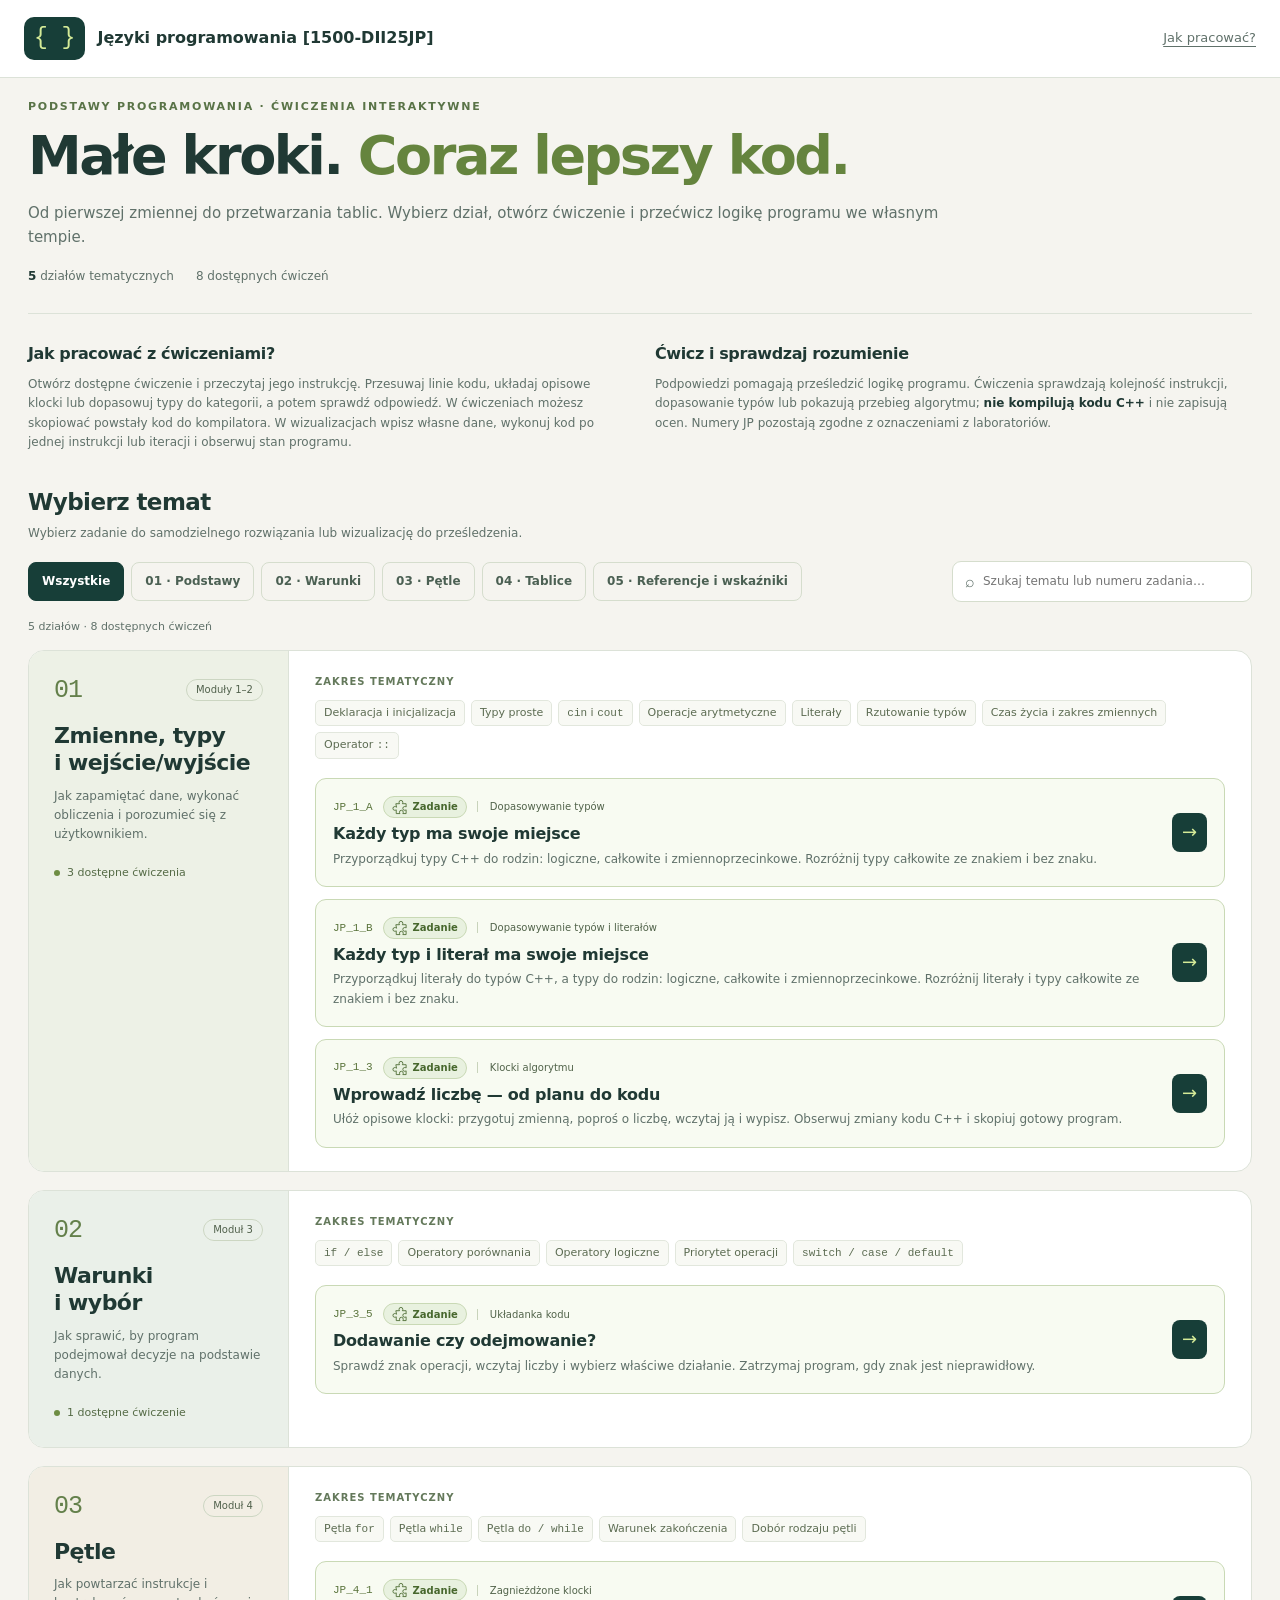
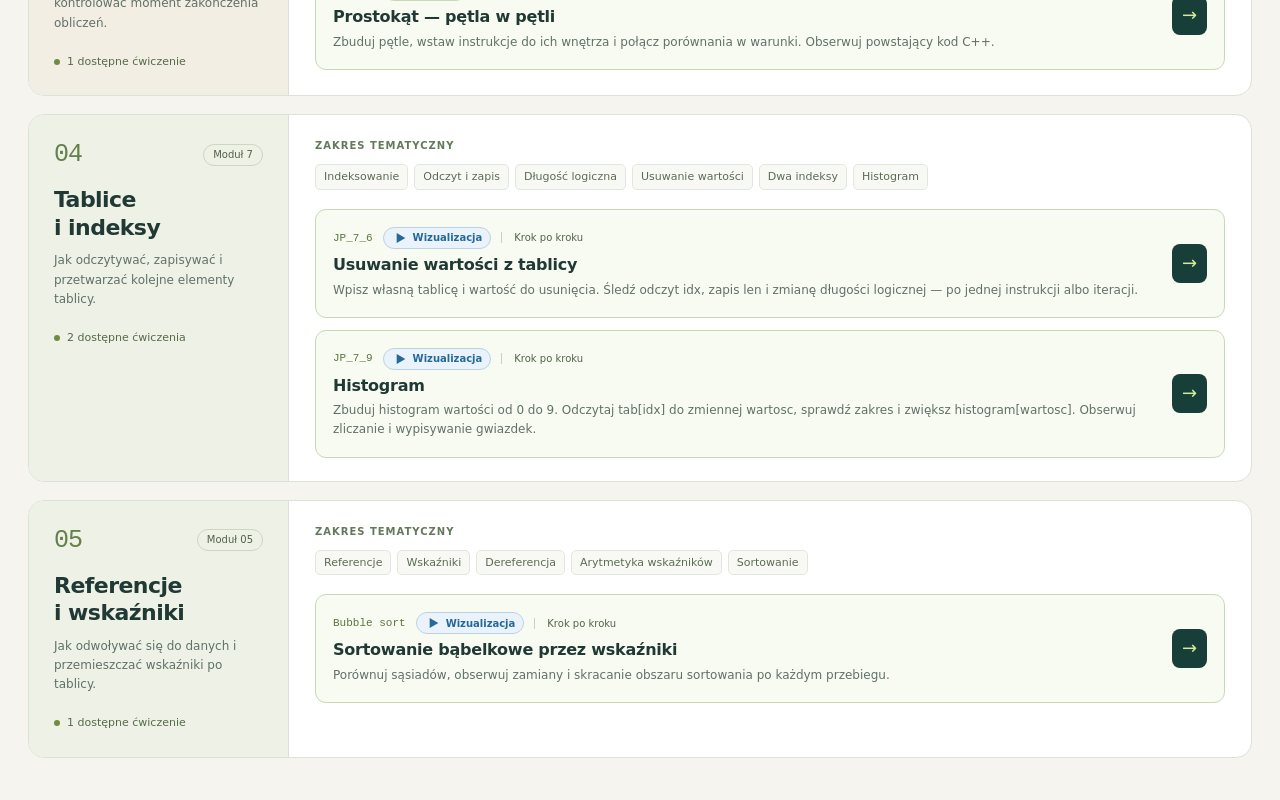
<file: index.html>
<!doctype html>
<html lang="pl">
<head>
  <meta charset="utf-8">
  <meta name="viewport" content="width=device-width, initial-scale=1">
  <meta name="theme-color" content="#173e38">
  <meta name="description" content="Języki programowania [1500-DII25JP] — ćwiczenia interaktywne: zmienne, typy, warunki, pętle i tablice.">
  <title>Języki programowania [1500-DII25JP] · Lista ćwiczeń</title>
  <link rel="stylesheet" href="wspolne/css/baza.css">
  <link rel="stylesheet" href="wspolne/css/katalog.css">
  <link rel="stylesheet" href="wspolne/css/pracownia.css">
  <link rel="stylesheet" href="styl.css">
</head>
<body class="catalog-page">
  <a class="skip" href="#katalog">Przejdź do ćwiczeń</a>
  <header><a class="brand" href="index.html" aria-label="Języki programowania [1500-DII25JP] — strona główna"><span class="logo" aria-hidden="true">{ }</span><span>Języki programowania [1500-DII25JP]</span></a><a class="help-link" href="#jak-pracowac">Jak pracować?</a></header>
  <main>
    <section class="hero" aria-labelledby="title">
      <div class="eyebrow">Podstawy programowania · ćwiczenia interaktywne</div>
      <h1 id="title">Małe kroki. <span>Coraz lepszy kod.</span></h1>
      <div class="hero-content"><div><p>Od pierwszej zmiennej do przetwarzania tablic. Wybierz dział, otwórz ćwiczenie i przećwicz logikę programu we własnym tempie.</p><div class="hero-meta"><span><strong>5</strong> działów tematycznych</span><span id="total-count"><strong>8</strong> dostępnych ćwiczeń</span></div></div></div>
    </section>
    <section class="guide" id="jak-pracowac" aria-label="Informacje o ćwiczeniach"><div><h2>Jak pracować z ćwiczeniami?</h2><p>Otwórz dostępne ćwiczenie i przeczytaj jego instrukcję. Przesuwaj linie kodu, układaj opisowe klocki lub dopasowuj typy do kategorii, a potem sprawdź odpowiedź. W ćwiczeniach możesz skopiować powstały kod do kompilatora. W wizualizacjach wpisz własne dane, wykonuj kod po jednej instrukcji lub iteracji i obserwuj stan programu.</p></div><div><h2>Ćwicz i sprawdzaj rozumienie</h2><p>Podpowiedzi pomagają prześledzić logikę programu. Ćwiczenia sprawdzają kolejność instrukcji, dopasowanie typów lub pokazują przebieg algorytmu; <strong>nie kompilują kodu C++</strong> i nie zapisują ocen. Numery JP pozostają zgodne z oznaczeniami z laboratoriów.</p></div></section>
    <section id="katalog" aria-labelledby="catalog-title">
      <div class="catalog-heading"><div><h2 id="catalog-title">Wybierz temat</h2><p>Wybierz zadanie do samodzielnego rozwiązania lub wizualizację do prześledzenia.</p></div></div>
      <div class="catalog-tools" id="catalog-tools" hidden>
        <div class="filters" role="group" aria-label="Filtruj działy"><button type="button" class="filter" data-filter="all" aria-pressed="true">Wszystkie</button><button type="button" class="filter" data-filter="01_podstawy" aria-pressed="false">01 · Podstawy</button><button type="button" class="filter" data-filter="02_warunki" aria-pressed="false">02 · Warunki</button><button type="button" class="filter" data-filter="03_petle" aria-pressed="false">03 · Pętle</button><button type="button" class="filter" data-filter="04_tablice" aria-pressed="false">04 · Tablice</button><button type="button" class="filter" data-filter="05_wskazniki" aria-pressed="false">05 · Referencje i wskaźniki</button></div>
        <label class="search-box"><span aria-hidden="true">⌕</span><span class="sr-only">Szukaj działu, tematu lub ćwiczenia</span><input type="search" id="search" placeholder="Szukaj tematu lub numeru zadania…" autocomplete="off" aria-controls="module-list"></label>
      </div>
      <p class="results" id="results" role="status" aria-live="polite" aria-atomic="true">5 działów · 8 dostępnych ćwiczeń</p>
      <div id="module-list">
        <article class="module" id="01_podstawy" aria-labelledby="basics-title">
          <div class="module-intro"><div class="module-topline"><span class="module-number">01</span><span class="original-module">Moduły 1–2</span></div><h3 id="basics-title">Zmienne, typy<br> i wejście/wyjście</h3><p>Jak zapamiętać dane, wykonać obliczenia i porozumieć się z użytkownikiem.</p><div class="availability"><span data-module-count>2 dostępne ćwiczenia</span></div></div>
          <div class="module-content"><p class="topic-label">Zakres tematyczny</p><ul class="topics"><li>Deklaracja i inicjalizacja</li><li>Typy proste</li><li><code>cin</code> i <code>cout</code></li><li>Operacje arytmetyczne</li><li>Literały</li><li>Rzutowanie typów</li><li>Czas życia i zakres zmiennych</li><li>Operator <code>::</code></li></ul>
          <a class="exercise" data-activity="task" href="JP_1_A/index.html" data-search="JP_1_A typy bool short int long signed unsigned float double logiczne całkowite zmiennoprzecinkowe dopasowywanie"><div><div class="exercise-code"><span class="exercise-id">JP_1_A</span><span class="activity-kind task"><img class="activity-icon" src="wspolne/ikony/zadanie.svg" alt="" aria-hidden="true" width="16" height="16"><span>Zadanie</span></span><span class="kind">Dopasowywanie typów</span></div><h4>Każdy typ ma swoje miejsce</h4><p>Przyporządkuj typy C++ do rodzin: logiczne, całkowite i zmiennoprzecinkowe. Rozróżnij typy całkowite ze znakiem i bez znaku.</p></div><span class="arrow" aria-hidden="true">→</span></a>
          <a class="exercise" data-activity="task" href="JP_1_B/index.html" data-search="JP_1_B literał literały typy bool short int long signed unsigned float double logiczne całkowite zmiennoprzecinkowe dopasowywanie"><div><div class="exercise-code"><span class="exercise-id">JP_1_B</span><span class="activity-kind task"><img class="activity-icon" src="wspolne/ikony/zadanie.svg" alt="" aria-hidden="true" width="16" height="16"><span>Zadanie</span></span><span class="kind">Dopasowywanie typów i literałów</span></div><h4>Każdy typ i literał ma swoje miejsce</h4><p>Przyporządkuj literały do typów C++, a typy do rodzin: logiczne, całkowite i zmiennoprzecinkowe. Rozróżnij literały i typy całkowite ze znakiem i bez znaku.</p></div><span class="arrow" aria-hidden="true">→</span></a>
          <a class="exercise" data-activity="task" href="JP_1_3/index.html" data-search="JP_1_3 zmienna deklaracja double liczba cin cout wejście wyjście klocki algorytm magnesy"><div><div class="exercise-code"><span class="exercise-id">JP_1_3</span><span class="activity-kind task"><img class="activity-icon" src="wspolne/ikony/zadanie.svg" alt="" aria-hidden="true" width="16" height="16"><span>Zadanie</span></span><span class="kind">Klocki algorytmu</span></div><h4>Wprowadź liczbę — od planu do kodu</h4><p>Ułóż opisowe klocki: przygotuj zmienną, poproś o liczbę, wczytaj ją i wypisz. Obserwuj zmiany kodu C++ i skopiuj gotowy program.</p></div><span class="arrow" aria-hidden="true">→</span></a>
          <p class="empty-module" data-empty-search hidden>Temat należy do tego działu, ale nie ma jeszcze pasujących ćwiczeń.</p></div>
        </article>
        <article class="module" id="02_warunki" aria-labelledby="conditions-title">
          <div class="module-intro"><div class="module-topline"><span class="module-number">02</span><span class="original-module">Moduł 3</span></div><h3 id="conditions-title">Warunki<br> i wybór</h3><p>Jak sprawić, by program podejmował decyzje na podstawie danych.</p><div class="availability"><span data-module-count>1 dostępne ćwiczenie</span></div></div>
          <div class="module-content"><p class="topic-label">Zakres tematyczny</p><ul class="topics"><li><code>if / else</code></li><li>Operatory porównania</li><li>Operatory logiczne</li><li>Priorytet operacji</li><li><code>switch / case / default</code></li></ul>
            <a class="exercise" data-activity="task" href="JP_3_5/index.html" data-search="JP_3_5 dodawanie odejmowanie walidacja znak char double cin cout if else operatory logiczne porównania"><div><div class="exercise-code"><span class="exercise-id">JP_3_5</span><span class="activity-kind task"><img class="activity-icon" src="wspolne/ikony/zadanie.svg" alt="" aria-hidden="true" width="16" height="16"><span>Zadanie</span></span><span class="kind">Układanka kodu</span></div><h4>Dodawanie czy odejmowanie?</h4><p>Sprawdź znak operacji, wczytaj liczby i wybierz właściwe działanie. Zatrzymaj program, gdy znak jest nieprawidłowy.</p></div><span class="arrow" aria-hidden="true">→</span></a>
            <p class="empty-module" data-empty-search hidden>Temat należy do tego działu, ale nie ma jeszcze pasujących ćwiczeń.</p>
          </div>
        </article>
        <article class="module" id="03_petle" aria-labelledby="loops-title">
          <div class="module-intro"><div class="module-topline"><span class="module-number">03</span><span class="original-module">Moduł 4</span></div><h3 id="loops-title">Pętle</h3><p>Jak powtarzać instrukcje i kontrolować moment zakończenia obliczeń.</p><div class="availability"><span data-module-count>1 dostępne ćwiczenie</span></div></div>
          <div class="module-content"><p class="topic-label">Zakres tematyczny</p><ul class="topics"><li>Pętla <code>for</code></li><li>Pętla <code>while</code></li><li>Pętla <code>do / while</code></li><li>Warunek zakończenia</li><li>Dobór rodzaju pętli</li></ul><a class="exercise" data-activity="task" href="JP_4_1/index.html" data-search="JP_4_1 prostokąt pętle zagnieżdżenia for warunki if else logiczne klocki I LUB"><div><div class="exercise-code"><span class="exercise-id">JP_4_1</span><span class="activity-kind task"><img class="activity-icon" src="wspolne/ikony/zadanie.svg" alt="" aria-hidden="true" width="16" height="16"><span>Zadanie</span></span><span class="kind">Zagnieżdżone klocki</span></div><h4>Prostokąt — pętla w pętli</h4><p>Zbuduj pętle, wstaw instrukcje do ich wnętrza i połącz porównania w warunki. Obserwuj powstający kod C++.</p></div><span class="arrow" aria-hidden="true">→</span></a><p class="empty-module" data-empty-search hidden>Temat należy do tego działu, ale nie ma jeszcze pasujących ćwiczeń.</p></div>
        </article>
        <article class="module" id="04_tablice" aria-labelledby="arrays-title">
          <div class="module-intro"><div class="module-topline"><span class="module-number">04</span><span class="original-module">Moduł 7</span></div><h3 id="arrays-title">Tablice<br> i indeksy</h3><p>Jak odczytywać, zapisywać i przetwarzać kolejne elementy tablicy.</p><div class="availability"><span data-module-count>2 dostępne ćwiczenia</span></div></div>
          <div class="module-content"><p class="topic-label">Zakres tematyczny</p><ul class="topics"><li>Indeksowanie</li><li>Odczyt i zapis</li><li>Długość logiczna</li><li>Usuwanie wartości</li><li>Dwa indeksy</li><li>Histogram</li></ul><a class="exercise" data-activity="visualization" href="JP_7_6/index.html" data-search="JP_7_6 tablica tablice idx len nval xval usuwanie wartości kompaktowanie dwa indeksy animacja wizualizacja debugger"><div><div class="exercise-code"><span class="exercise-id">JP_7_6</span><span class="activity-kind visualization"><img class="activity-icon" src="wspolne/ikony/wizualizacja.svg" alt="" aria-hidden="true" width="16" height="16"><span>Wizualizacja</span></span><span class="kind">Krok po kroku</span></div><h4>Usuwanie wartości z tablicy</h4><p>Wpisz własną tablicę i wartość do usunięcia. Śledź odczyt idx, zapis len i zmianę długości logicznej — po jednej instrukcji albo iteracji.</p></div><span class="arrow" aria-hidden="true">→</span></a><a class="exercise" data-activity="visualization" href="JP_7_9/index.html" data-search="JP_7_9 histogram tablica wartosc indeks zliczanie cyfry gwiazdki zakres walidacja animacja"><div><div class="exercise-code"><span class="exercise-id">JP_7_9</span><span class="activity-kind visualization"><img class="activity-icon" src="wspolne/ikony/wizualizacja.svg" alt="" aria-hidden="true" width="16" height="16"><span>Wizualizacja</span></span><span class="kind">Krok po kroku</span></div><h4>Histogram</h4><p>Zbuduj histogram wartości od 0 do 9. Odczytaj tab[idx] do zmiennej wartosc, sprawdź zakres i zwiększ histogram[wartosc]. Obserwuj zliczanie i wypisywanie gwiazdek.</p></div><span class="arrow" aria-hidden="true">→</span></a><p class="empty-module" data-empty-search hidden>Temat należy do tego działu, ale nie ma jeszcze pasujących ćwiczeń.</p></div>
        </article>
        <article class="module" id="05_wskazniki" aria-labelledby="pointers-title">
          <div class="module-intro"><div class="module-topline"><span class="module-number">05</span><span class="original-module">Moduł 05</span></div><h3 id="pointers-title">Referencje<br> i wskaźniki</h3><p>Jak odwoływać się do danych i przemieszczać wskaźniki po tablicy.</p><div class="availability"><span data-module-count>1 dostępne ćwiczenie</span></div></div>
          <div class="module-content"><p class="topic-label">Zakres tematyczny</p><ul class="topics"><li>Referencje</li><li>Wskaźniki</li><li>Dereferencja</li><li>Arytmetyka wskaźników</li><li>Sortowanie</li></ul>
          <a class="exercise" data-activity="visualization" href="JP_05_bubble/index.html" data-search="bubble sort sortowanie bąbelkowe wskaźniki first last ptr swapped arytmetyka"><div><div class="exercise-code"><span class="exercise-id">Bubble sort</span><span class="activity-kind visualization"><img class="activity-icon" src="wspolne/ikony/wizualizacja.svg" alt="" aria-hidden="true" width="16" height="16"><span>Wizualizacja</span></span><span class="kind">Krok po kroku</span></div><h4>Sortowanie bąbelkowe przez wskaźniki</h4><p>Porównuj sąsiadów, obserwuj zamiany i skracanie obszaru sortowania po każdym przebiegu.</p></div><span class="arrow" aria-hidden="true">→</span></a>
          <p class="empty-module" data-empty-search hidden>Temat należy do tego działu, ale nie ma jeszcze pasujących ćwiczeń.</p></div>
        </article>
      </div>
      <div class="no-results" id="no-results" hidden><h3>Brak pasujących wyników</h3><p>Zmień wyszukiwane hasło lub wybierz inny dział.</p><button type="button" class="clear" id="clear-filters">Pokaż wszystkie działy</button></div>
    </section>
  </main>
  <script src="wspolne/silniki/katalog.js"></script>
</body>
</html>
</file>
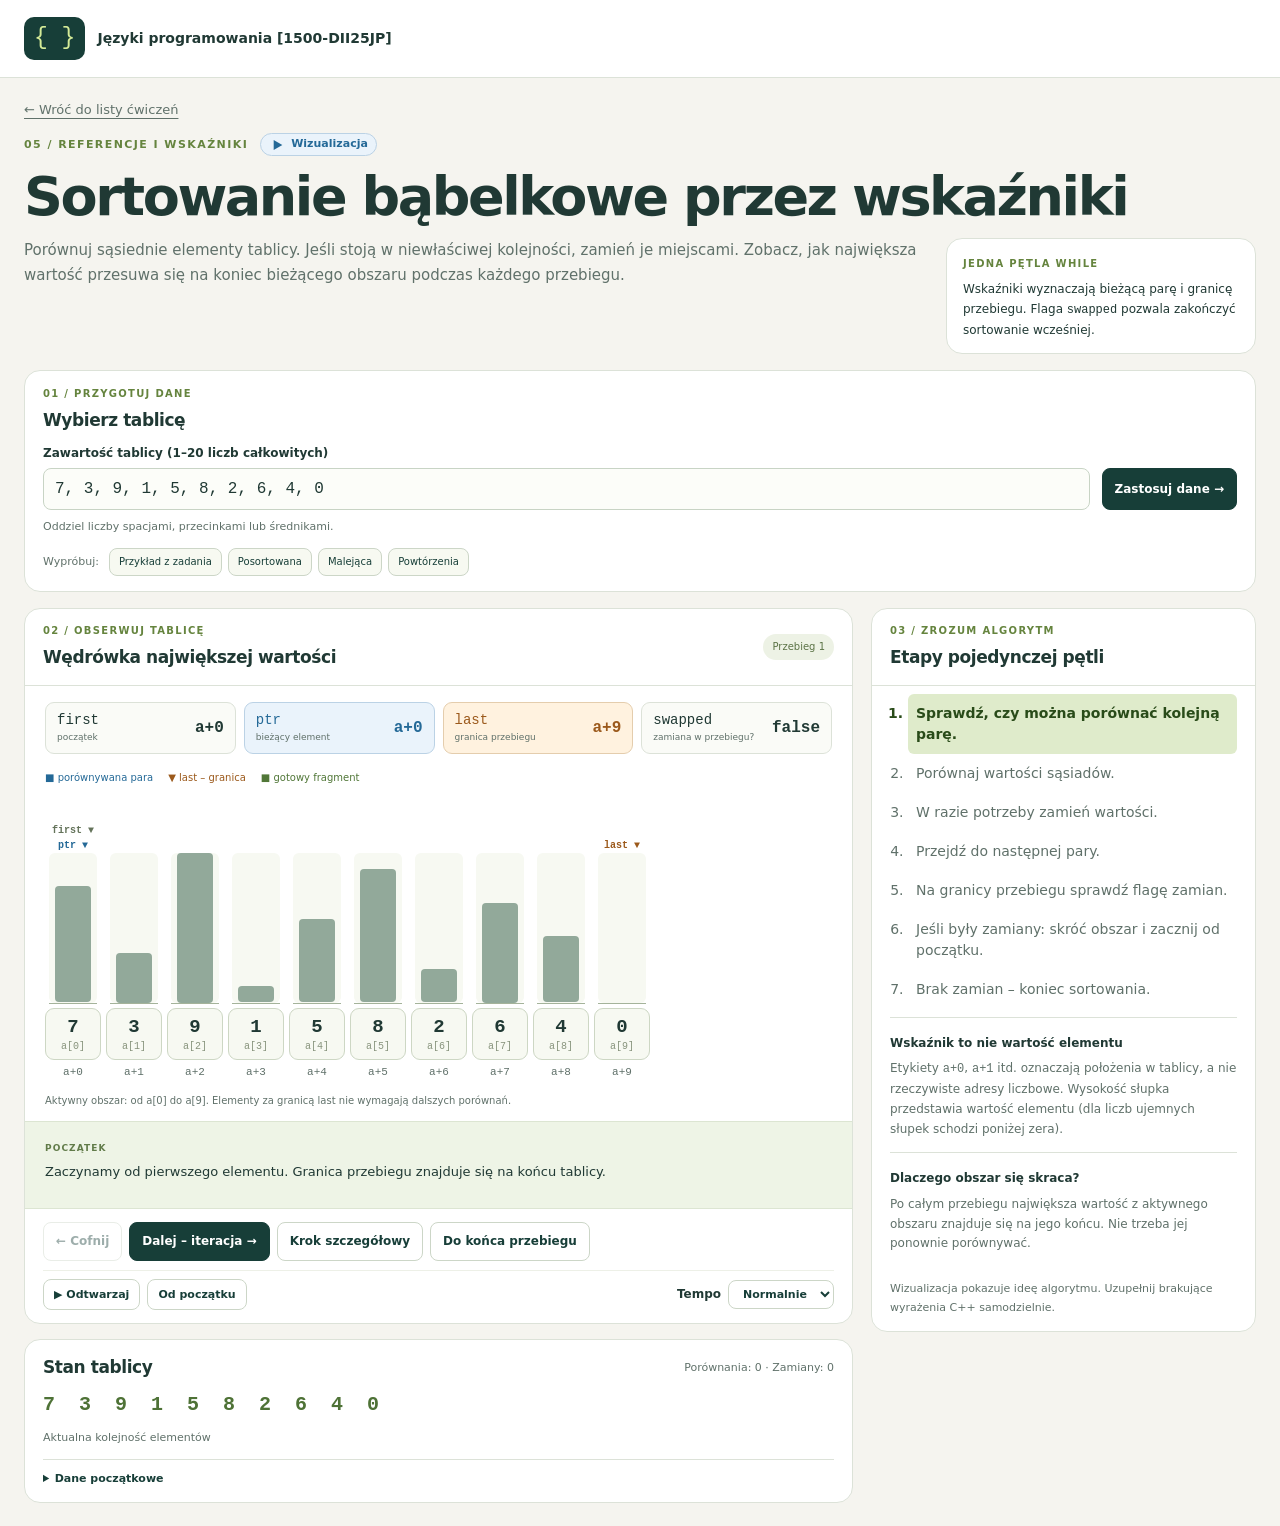
<file: JP_05_bubble/index.html>
<!doctype html>
<html lang="pl">
<head>
  <meta charset="utf-8"><meta name="viewport" content="width=device-width,initial-scale=1">
  <title>Sortowanie bąbelkowe przez wskaźniki</title>
  <link rel="stylesheet" href="../wspolne/css/baza.css">
  <link rel="stylesheet" href="../wspolne/css/wizualizacja.css">
  <link rel="stylesheet" href="../wspolne/css/pracownia.css">
  <link rel="stylesheet" href="styl.css">
  <script defer src="../wspolne/silniki/odtwarzacz/sterowanie.js"></script>
  <script defer src="zadanie.js"></script>
</head>
<body class="visualization-page">
  <header><div class="brand"><span class="logo" aria-hidden="true">{ }</span> Języki programowania [1500-DII25JP]</div></header>
  <main>
    <a class="back-link" href="../index.html#05_wskazniki">← Wróć do listy ćwiczeń</a>
    <section class="hero">
      <div class="task-meta"><p class="eyebrow">05 / REFERENCJE I WSKAŹNIKI</p><span class="activity-kind visualization"><img class="activity-icon" src="../wspolne/ikony/wizualizacja.svg" alt="" width="16" height="16"> Wizualizacja</span></div>
      <h1>Sortowanie bąbelkowe przez wskaźniki</h1>
      <div class="hero-summary"><p class="intro">Porównuj sąsiednie elementy tablicy. Jeśli stoją w niewłaściwej kolejności, zamień je miejscami. Zobacz, jak największa wartość przesuwa się na koniec bieżącego obszaru podczas każdego przebiegu.</p><aside class="key-idea"><span class="eyebrow">JEDNA PĘTLA WHILE</span><p>Wskaźniki wyznaczają bieżącą parę i granicę przebiegu. Flaga <code>swapped</code> pozwala zakończyć sortowanie wcześniej.</p></aside></div>
    </section>
    <section class="setup panel"><div class="setup-heading"><div><p class="eyebrow">01 / PRZYGOTUJ DANE</p><h2>Wybierz tablicę</h2></div></div>
      <form id="data-form"><div class="field values-field"><label for="values">Zawartość tablicy (1–20 liczb całkowitych)</label><input id="values" value="7, 3, 9, 1, 5, 8, 2, 6, 4, 0" spellcheck="false"></div><button class="primary" type="submit">Zastosuj dane →</button></form>
      <p id="input-error" class="input-error" role="alert" hidden></p><p class="subtle" id="input-help">Oddziel liczby spacjami, przecinkami lub średnikami.</p>
      <div class="presets"><span class="subtle">Wypróbuj:</span><div class="preset-buttons"><button class="preset" data-values="7, 3, 9, 1, 5, 8, 2, 6, 4, 0">Przykład z zadania</button><button class="preset" data-values="1, 2, 3, 4, 5">Posortowana</button><button class="preset" data-values="5, 4, 3, 2, 1">Malejąca</button><button class="preset" data-values="2, 1, 2, 1, 2">Powtórzenia</button></div></div>
    </section>
    <section class="workshop"><div class="visual-column"><section class="panel animation">
      <div class="panel-heading"><div><p class="eyebrow">02 / OBSERWUJ TABLICĘ</p><h2>Wędrówka największej wartości</h2></div><span class="pill" id="pass"></span></div>
      <div class="variables"><div class="variable"><span>first<small>początek</small></span><strong id="first"></strong></div><div class="variable read-var"><span>ptr<small>bieżący element</small></span><strong id="ptr"></strong></div><div class="variable write-var"><span>last<small>granica przebiegu</small></span><strong id="last"></strong></div><div class="variable"><span>swapped<small>zamiana w przebiegu?</small></span><strong id="swapped"></strong></div></div>
      <div class="legend"><span class="read-text">■ porównywana para</span><span class="write-text">▼ last – granica</span><span class="result-text">■ gotowy fragment</span></div>
      <div class="array-scroll" tabindex="0" role="region" aria-label="Tablica i położenia wskaźników"><div class="array-track" id="array-track"></div></div>
      <p class="region-note" id="region"></p>
      <div class="narration" role="status" aria-live="polite"><span class="phase" id="phase"></span><p id="message"></p></div>
      <div class="controls"><div class="step-buttons"><button id="back-step">← Cofnij</button><button id="next" class="primary">Dalej – iteracja →</button><button id="instruction">Krok szczegółowy</button><button id="next-pass">Do końca przebiegu</button></div><div class="play-buttons"><button id="play">▶ Odtwarzaj</button><button id="restart">Od początku</button><label for="speed">Tempo</label><select id="speed"><option value="900">Wolno</option><option value="450" selected>Normalnie</option><option value="150">Szybko</option></select></div></div>
    </section><section class="panel result-panel"><div class="result-heading"><h2>Stan tablicy</h2><span class="subtle" id="stats"></span></div><output class="result-values" id="result"></output><p class="subtle" id="result-note"></p><details class="original"><summary>Dane początkowe</summary><p id="original"></p></details></section></div>
    <aside class="panel code-panel"><div class="panel-heading"><div><p class="eyebrow">03 / ZROZUM ALGORYTM</p><h2>Etapy pojedynczej pętli</h2></div></div><ol id="stages" class="stages"><li data-phase="ready">Sprawdź, czy można porównać kolejną parę.</li><li data-phase="compare">Porównaj wartości sąsiadów.</li><li data-phase="decision">W razie potrzeby zamień wartości.</li><li data-phase="advance">Przejdź do następnej pary.</li><li data-phase="end">Na granicy przebiegu sprawdź flagę zamian.</li><li data-phase="reset">Jeśli były zamiany: skróć obszar i zacznij od początku.</li><li data-phase="done">Brak zamian – koniec sortowania.</li></ol><div class="iteration-facts"><strong>Wskaźnik to nie wartość elementu</strong><p>Etykiety <code>a+0</code>, <code>a+1</code> itd. oznaczają położenia w tablicy, a nie rzeczywiste adresy liczbowe. Wysokość słupka przedstawia wartość elementu (dla liczb ujemnych słupek schodzi poniżej zera).</p></div><div class="iteration-facts"><strong>Dlaczego obszar się skraca?</strong><p>Po całym przebiegu największa wartość z aktywnego obszaru znajduje się na jego końcu. Nie trzeba jej ponownie porównywać.</p></div><p class="code-help">Wizualizacja pokazuje ideę algorytmu. Uzupełnij brakujące wyrażenia C++ samodzielnie.</p></aside></section>
  </main>
  <noscript>Włącz JavaScript, aby uruchomić wizualizację.</noscript>
</body>
</html>
</file>
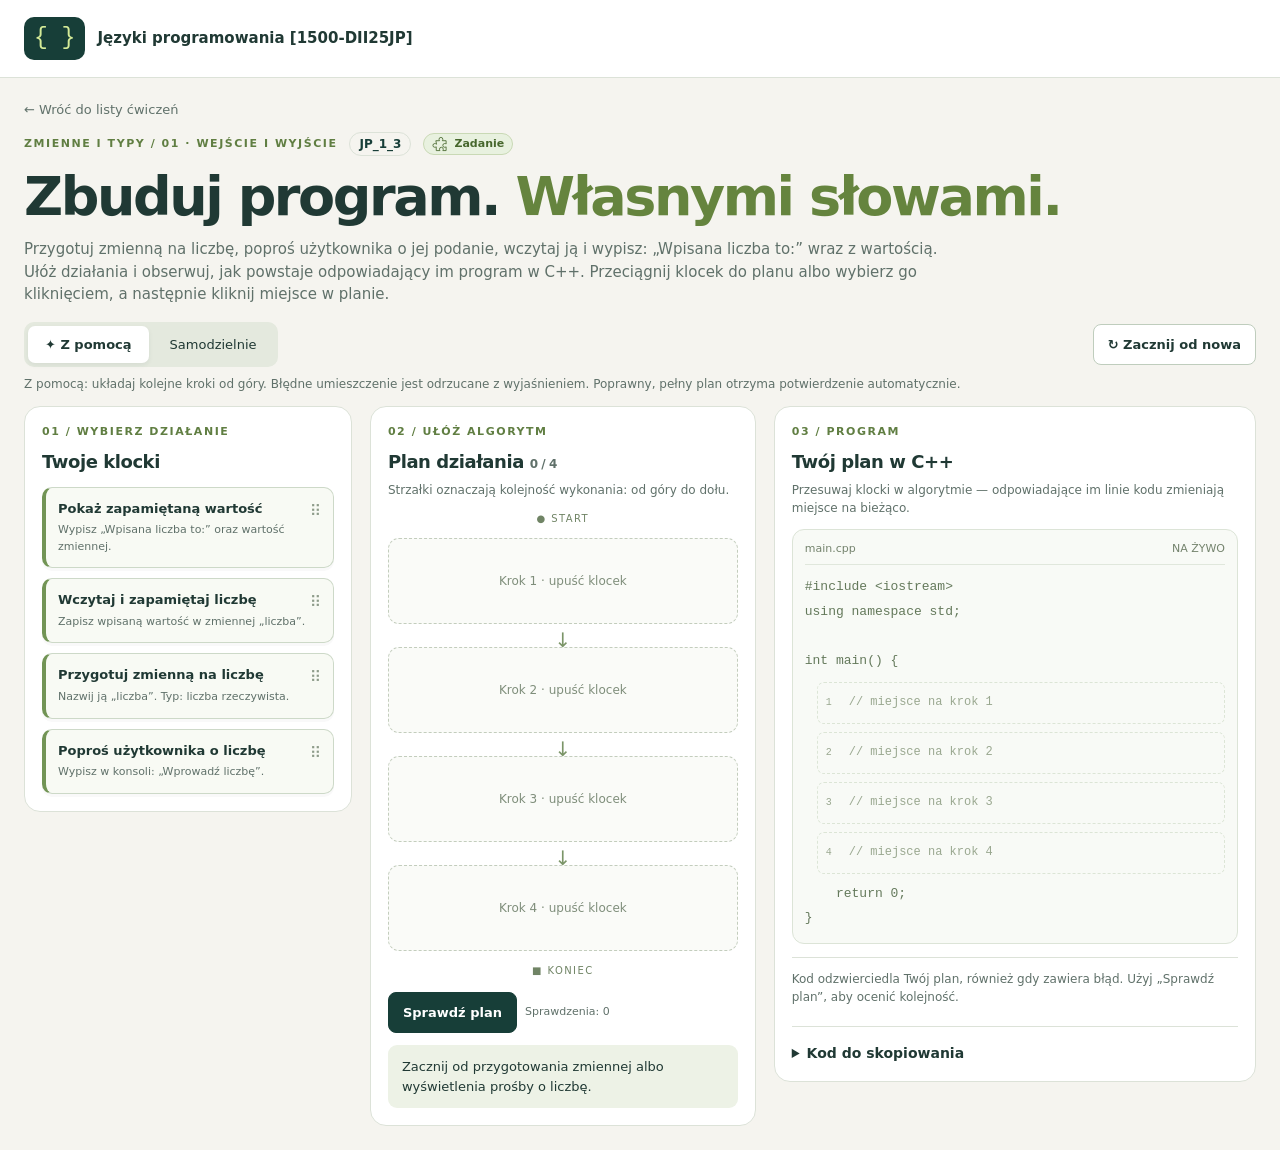
<file: JP_1_3/index.html>
<!doctype html>
<html lang="pl">
<head>
<meta charset="utf-8">
<meta name="viewport" content="width=device-width,initial-scale=1">
<title>JP_1_3 · Wejście i wyjście</title>
  <link rel="stylesheet" href="../wspolne/css/baza.css">
  <link rel="stylesheet" href="../wspolne/css/klocki-liniowe.css">
  <link rel="stylesheet" href="../wspolne/css/pracownia.css">
  <link rel="stylesheet" href="styl.css">
</head>
<body>
<header>
<div class="brand">
<span class="logo">{ }</span> Języki programowania [1500-DII25JP]</div>
</header>
<main>
<a id="backLink" class="back-link" href="../index.html#01_podstawy">← Wróć do listy ćwiczeń</a>
<div class="task-meta"><div class="eyebrow" id="taskEyebrow"></div><span id="taskBadge" class="badge"></span><span class="activity-kind task"><img class="activity-icon" src="../wspolne/ikony/zadanie.svg" alt="" aria-hidden="true" width="16" height="16"><span>Zadanie</span></span></div>
<h1>
<span id="taskHeading">
</span>
<em id="taskAccent">
</em>
</h1>
<p class="intro" id="taskDescription">
</p>
<div class="toolbar">
<div class="modes" role="group" aria-label="Sposób sprawdzania">
<button id="magnet" aria-pressed="true">✦ Z pomocą</button>
<button id="free" aria-pressed="false">Samodzielnie</button>
</div>
<button class="btn" id="reset">↻ Zacznij od nowa</button>
</div>
<p class="mode-note" id="modeNote"></p>
<p id="placement-feedback" class="placement-feedback" role="status" aria-live="polite" aria-atomic="true" hidden></p>
<div class="workspace">
<section class="panel">
<div class="eyebrow">01 / WYBIERZ DZIAŁANIE</div>
<h2>Twoje klocki</h2>
<div class="bank" id="bank">
</div>
</section>
<section class="panel">
<div class="eyebrow">02 / UŁÓŻ ALGORYTM</div>
<h2>Plan działania <span id="count" class="tag">
</span>
</h2>
<p class="help">Strzałki oznaczają kolejność wykonania: od góry do dołu.</p>
<div class="flowcap">● START</div>
<div id="slots">
</div>
<div class="flowcap end">■ KONIEC</div>
<div class="actions">
<button class="btn primary" id="check">Sprawdź plan</button>
<span id="check-success" class="check-success" aria-hidden="true" hidden>✓</span>
<span id="attempts" class="attempts">Sprawdzenia: 0</span>
</div>
<div id="status" class="status" role="status" aria-live="polite">Wczytywanie zadania…</div>
</section>
<section class="panel preview">
<div class="eyebrow">03 / PROGRAM</div>
<h2>Twój plan w C++</h2>
<p class="help">Przesuwaj klocki w algorytmie — odpowiadające im linie kodu zmieniają miejsce na bieżąco.</p>
<div class="editor">
<div class="editor-head">
<span>main.cpp</span>
<span>NA ŻYWO</span>
</div>
<div class="fixed-code" id="programBefore">
</div>
<div id="codeRows" aria-label="Instrukcje w kolejności algorytmu">
</div>
<div class="fixed-code" id="programAfter">
</div>
</div>
<p class="note" id="codeHint" aria-live="polite">Szkielet programu jest stały. Dodaj klocek, aby umieścić jego instrukcję wewnątrz main().</p>
<details class="copy-panel">
<summary>Kod do skopiowania</summary>
<p class="copy-help">Cały program bez numerów, zgodny z ułożonym planem. Możesz skopiować go przyciskiem lub zaznaczyć tekst poniżej.</p>
<textarea id="copyCode" readonly spellcheck="false" aria-label="Pełny kod C++ do skopiowania" rows="13">
</textarea>
<div class="actions">
<button type="button" class="btn primary" id="copyButton">Kopiuj kod</button>
<button type="button" class="btn" id="selectCode">Zaznacz cały kod</button>
</div>
<p id="copyStatus" class="copy-help" role="status" aria-live="polite">
</p>
</details>
</section>
</div>
</main>
<!-- Dane najpierw, potem wspólny silnik. Bez modułów i fetch: działa offline. -->
<script src="zadanie.js">
</script>
<script src="../wspolne/silniki/klocki-liniowe/reguly.js">
</script>
<script src="../wspolne/silniki/narzedzia-autora/skroty.js"></script>
  <script src="../wspolne/silniki/klocki-liniowe/silnik.js">
</script>
</body>
</html>
</file>
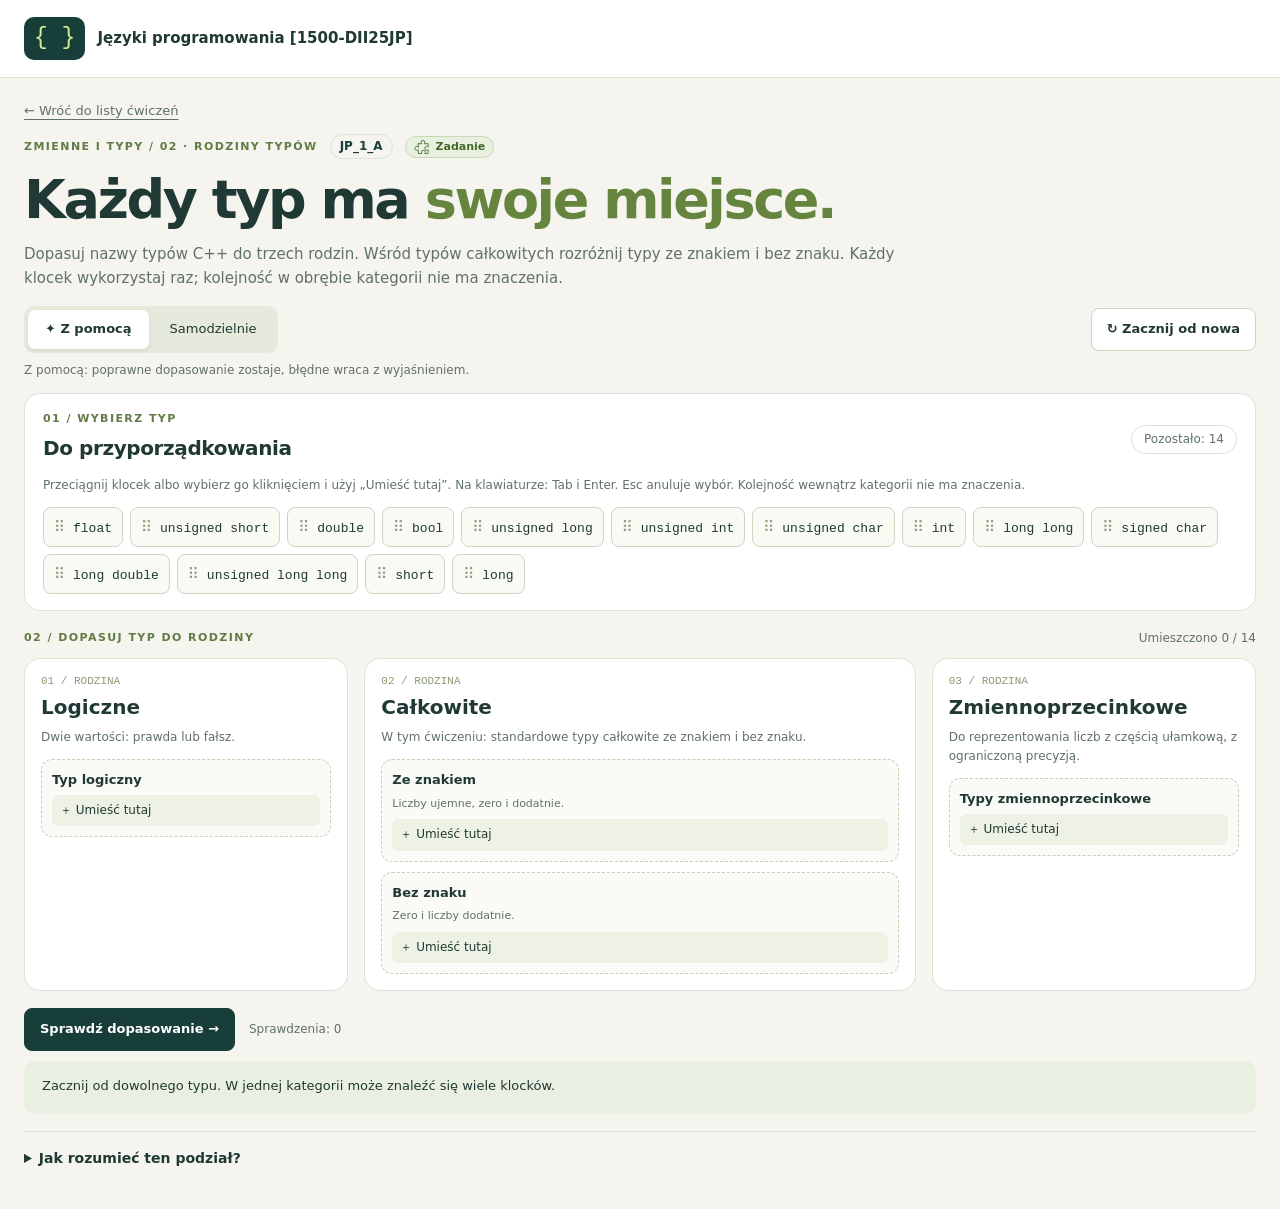
<file: JP_1_A/index.html>
<!doctype html>
<html lang="pl">
<head>
  <meta charset="utf-8">
  <meta name="viewport" content="width=device-width,initial-scale=1">
  <title>JP_1_A · Rodziny typów C++</title>
    <link rel="stylesheet" href="../wspolne/css/baza.css">
  <link rel="stylesheet" href="../wspolne/css/dopasowywanie.css">
  <link rel="stylesheet" href="../wspolne/css/pracownia.css">
  <link rel="stylesheet" href="../wspolne/css/dopasowywanie-zwarte.css">
  <link rel="stylesheet" href="styl.css">
</head>
<body>
  <header><div class="brand"><span class="logo">{ }</span> Języki programowania [1500-DII25JP]</div></header>
  <main>
    <a id="back" class="back" href="../index.html#01_podstawy">← Wróć do listy ćwiczeń</a>
    <div class="task-meta"><div id="eyebrow" class="eyebrow"></div><span id="badge" class="badge"></span><span class="activity-kind task"><img class="activity-icon" src="../wspolne/ikony/zadanie.svg" alt="" aria-hidden="true" width="16" height="16"><span>Zadanie</span></span></div>
    <h1><span id="heading"></span> <em id="accent"></em></h1>
    <p id="description" class="intro"></p>
    <noscript>Włącz JavaScript, aby uruchomić ćwiczenie.</noscript>
    <div class="toolbar">
      <div class="modes" role="group" aria-label="Sposób sprawdzania">
        <button id="help" aria-pressed="true">✦ Z pomocą</button>
        <button id="solo" aria-pressed="false">Samodzielnie</button>
      </div>
      <button id="reset" class="button">↻ Zacznij od nowa</button>
    </div>
    <p id="modeNote" class="mode-note"></p>
    <section class="bank-panel" aria-labelledby="bank-title">
      <div class="panel-heading"><div><div class="eyebrow">01 / WYBIERZ TYP</div><h2 id="bank-title">Do przyporządkowania</h2></div><span id="remaining" class="badge"></span></div>
      <p class="help">Przeciągnij klocek albo wybierz go kliknięciem i użyj „Umieść tutaj”. Na klawiaturze: Tab i Enter. Esc anuluje wybór. Kolejność wewnątrz kategorii nie ma znaczenia.</p>
      <div id="bank" class="chips"></div>
    </section>
    <section aria-labelledby="families-title">
      <div class="section-heading"><h2 id="families-title" class="eyebrow">02 / DOPASUJ TYP DO RODZINY</h2><span id="progress"></span></div>
      <p id="placement-feedback" class="feedback placement-feedback" role="status" aria-live="polite" aria-atomic="true" hidden></p>
      <div id="groups" class="groups"></div>
    </section>
    <div class="result-bar">
      <button id="check" class="button primary">Sprawdź dopasowanie →</button>
      <span id="check-success" class="check-success" aria-hidden="true" hidden>✓</span>
      <span id="attempts"></span>
      <div id="feedback" class="feedback" role="status" aria-live="polite">Wczytywanie zadania…</div>
    </div>
    <section id="success" class="success" hidden><h2>Wszystkie typy na swoim miejscu.</h2><p>Przejrzyj poniższe objaśnienia. Zwróć uwagę na szczególny przypadek bool i na różnicę między char a signed char.</p></section>
    <details class="notes"><summary>Jak rozumieć ten podział?</summary><div id="notes"></div><a id="source" target="_blank" rel="noopener"></a></details>
  </main>
  <script src="zadanie.js"></script>
  <script src="../wspolne/silniki/dopasowywanie/proste/reguly.js"></script>
  <script src="../wspolne/silniki/narzedzia-autora/skroty.js"></script>
  <script src="../wspolne/silniki/dopasowywanie/proste/silnik.js"></script>
</body>
</html>
</file>
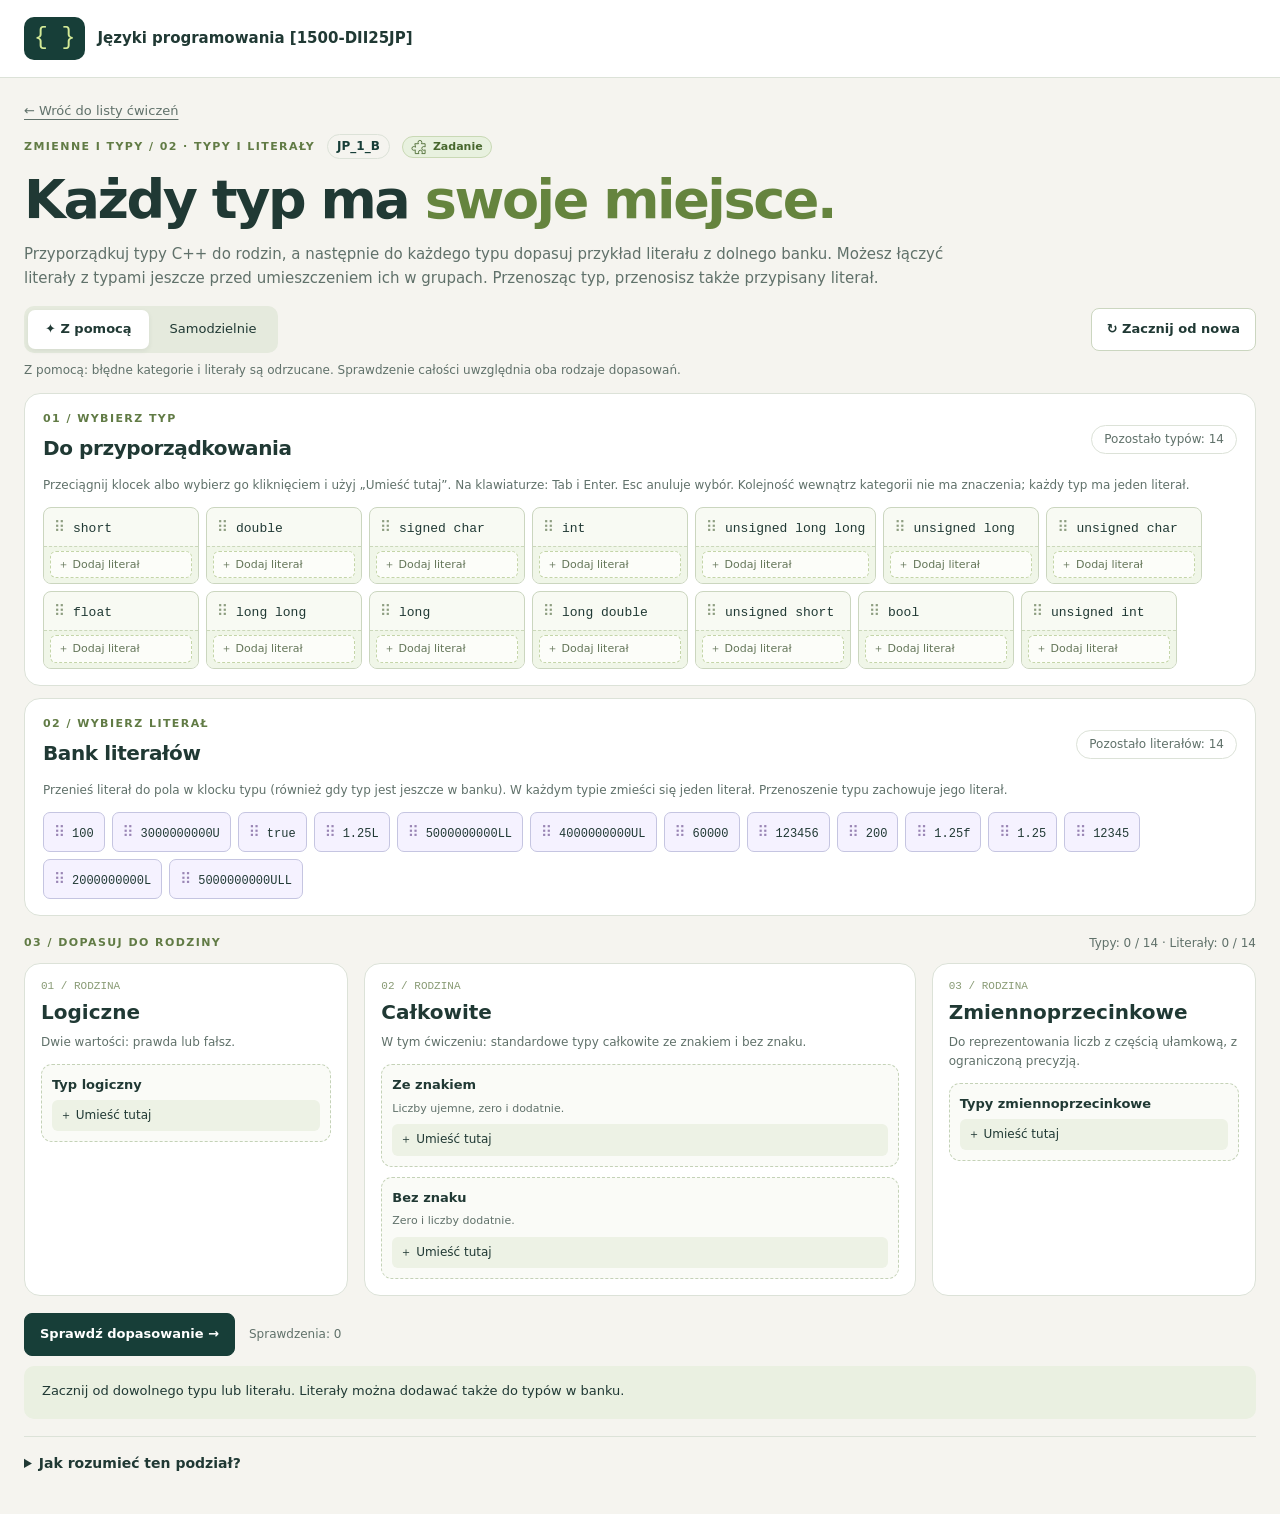
<file: JP_1_B/index.html>
<!doctype html>
<html lang="pl">
<head>
  <meta charset="utf-8">
  <meta name="viewport" content="width=device-width,initial-scale=1">
  <title>JP_1_B · Rodziny typów C++</title>
    <link rel="stylesheet" href="../wspolne/css/baza.css">
  <link rel="stylesheet" href="../wspolne/css/dopasowywanie.css">
  <link rel="stylesheet" href="../wspolne/css/dopasowywanie-literalow.css">
  <link rel="stylesheet" href="../wspolne/css/pracownia.css">
  <link rel="stylesheet" href="../wspolne/css/dopasowywanie-zwarte.css">
  <link rel="stylesheet" href="styl.css">
</head>
<body>
  <header><div class="brand"><span class="logo">{ }</span> Języki programowania [1500-DII25JP]</div></header>
  <main>
    <a id="back" class="back" href="../index.html#01_podstawy">← Wróć do listy ćwiczeń</a>
    <div class="task-meta"><div id="eyebrow" class="eyebrow"></div><span id="badge" class="badge"></span><span class="activity-kind task"><img class="activity-icon" src="../wspolne/ikony/zadanie.svg" alt="" aria-hidden="true" width="16" height="16"><span>Zadanie</span></span></div>
    <h1><span id="heading"></span> <em id="accent"></em></h1>
    <p id="description" class="intro"></p>
    <noscript>Włącz JavaScript, aby uruchomić ćwiczenie.</noscript>
    <div class="toolbar">
      <div class="modes" role="group" aria-label="Sposób sprawdzania">
        <button id="help" aria-pressed="true">✦ Z pomocą</button>
        <button id="solo" aria-pressed="false">Samodzielnie</button>
      </div>
      <button id="reset" class="button">↻ Zacznij od nowa</button>
    </div>
    <p id="modeNote" class="mode-note"></p>
    <p id="placement-feedback" class="feedback placement-feedback" role="status" aria-live="polite" aria-atomic="true" hidden></p>
    <section class="bank-panel" aria-labelledby="bank-title">
      <div class="panel-heading"><div><div class="eyebrow">01 / WYBIERZ TYP</div><h2 id="bank-title">Do przyporządkowania</h2></div><span id="remaining" class="badge"></span></div>
      <p class="help">Przeciągnij klocek albo wybierz go kliknięciem i użyj „Umieść tutaj”. Na klawiaturze: Tab i Enter. Esc anuluje wybór. Kolejność wewnątrz kategorii nie ma znaczenia; każdy typ ma jeden literał.</p>
      <div id="bank" class="chips" data-type-bank></div>
    </section>
    <section class="bank-panel literal-bank-panel" aria-labelledby="literal-bank-title">
      <div class="panel-heading"><div><div class="eyebrow">02 / WYBIERZ LITERAŁ</div><h2 id="literal-bank-title">Bank literałów</h2></div><span id="literal-remaining" class="badge"></span></div>
      <p class="help">Przenieś literał do pola w klocku typu (również gdy typ jest jeszcze w banku). W każdym typie zmieści się jeden literał. Przenoszenie typu zachowuje jego literał.</p>
      <div id="literal-bank" class="chips" data-literal-bank></div>
    </section>
    <section aria-labelledby="families-title">
      <div class="section-heading"><h2 id="families-title" class="eyebrow">03 / DOPASUJ DO RODZINY</h2><span id="progress"></span></div>
      <div id="groups" class="groups"></div>
    </section>
    <div class="result-bar">
      <button id="check" class="button primary">Sprawdź dopasowanie →</button>
      <span id="check-success" class="check-success" aria-hidden="true" hidden>✓</span>
      <span id="attempts"></span>
      <div id="feedback" class="feedback" role="status" aria-live="polite">Wczytywanie zadania…</div>
    </div>
    <section id="success" class="success" hidden><h2>Wszystkie typy i literały dopasowane.</h2><p>Przejrzyj poniższe objaśnienia. Zwróć uwagę na szczególny przypadek bool i na różnicę między char a signed char.</p></section>
    <details class="notes"><summary>Jak rozumieć ten podział?</summary><div id="notes"></div><a id="source" target="_blank" rel="noopener"></a></details>
  </main>
  <script src="zadanie.js"></script>
  <script src="../wspolne/silniki/dopasowywanie/z-literalami/reguly.js"></script>
  <script src="../wspolne/silniki/narzedzia-autora/skroty.js"></script>
  <script src="../wspolne/silniki/dopasowywanie/z-literalami/silnik.js"></script>
</body>
</html>
</file>
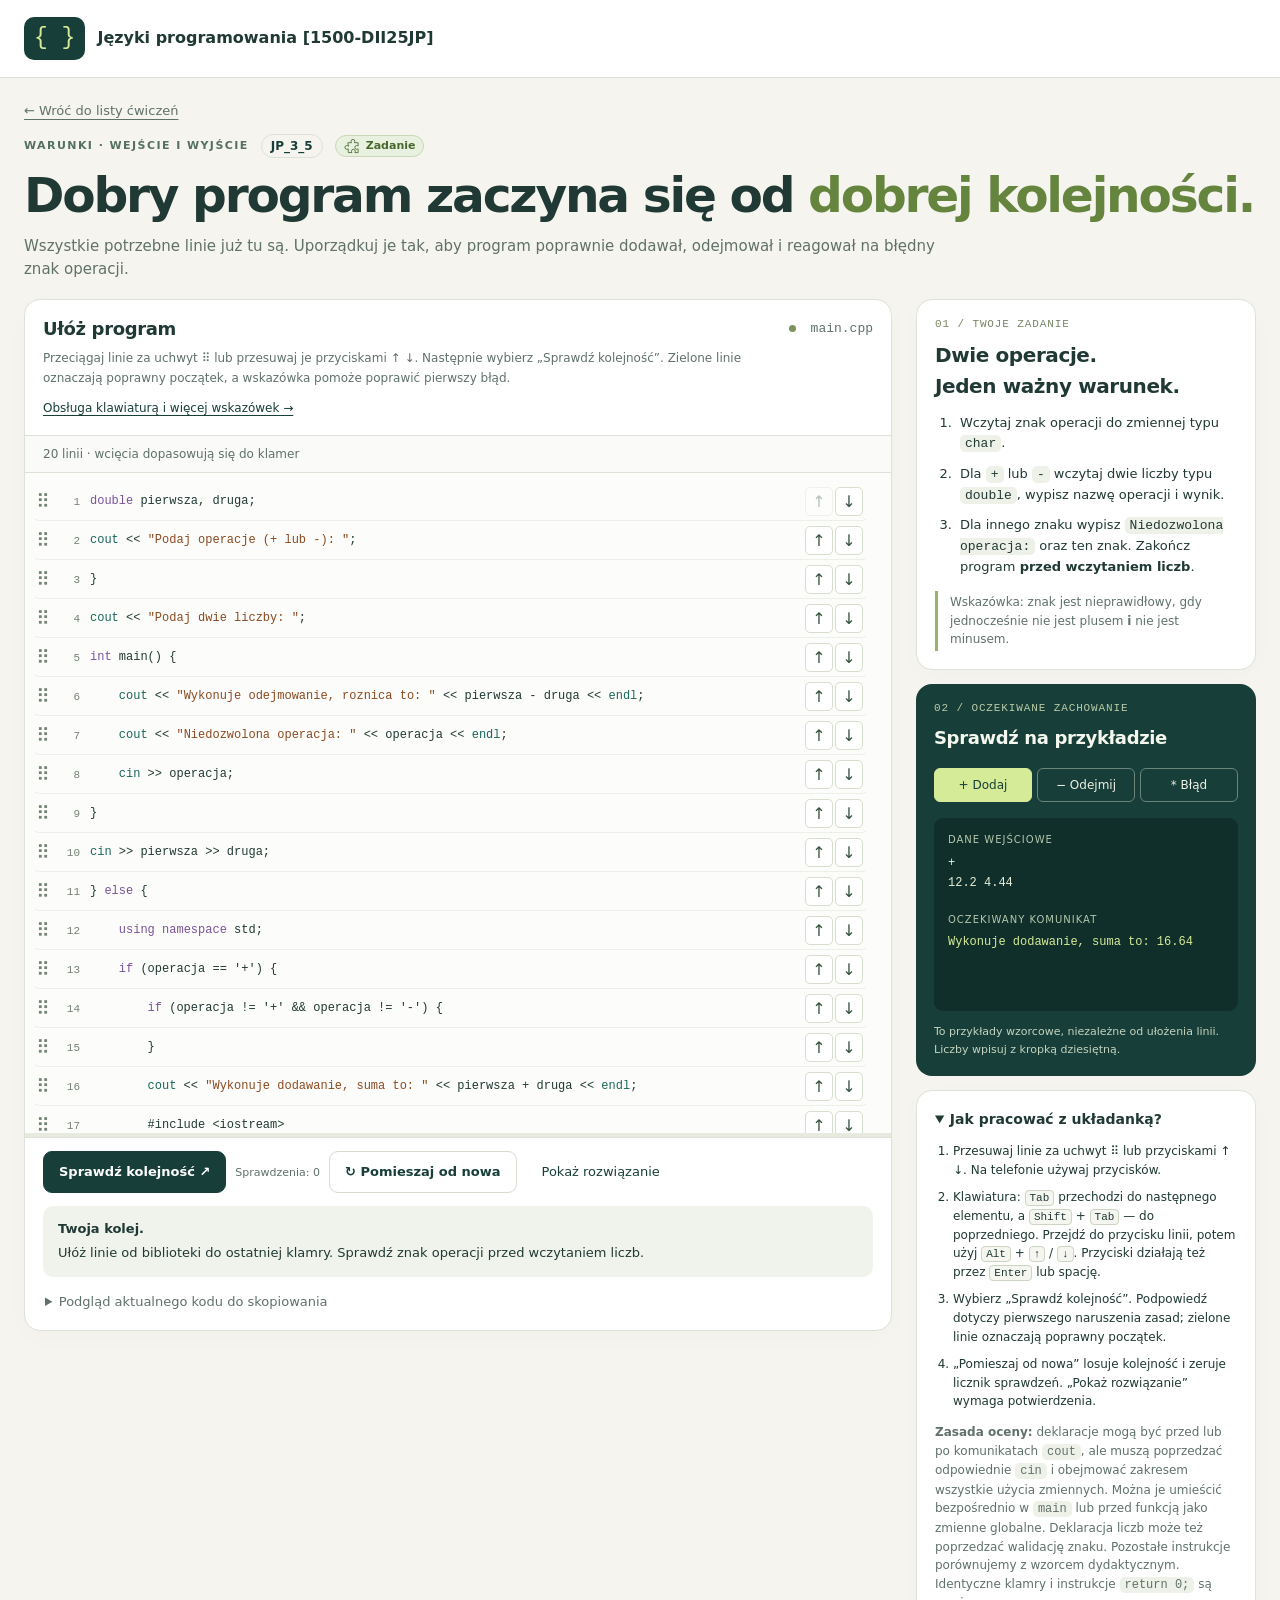
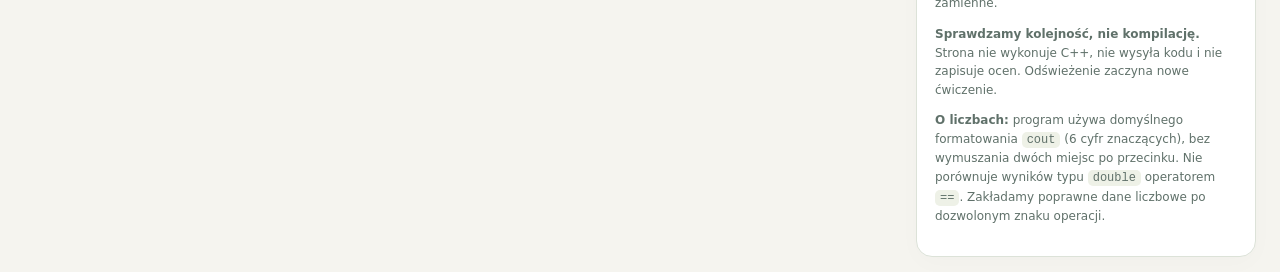
<file: JP_3_5/index.html>
<!doctype html>
<html lang="pl">
<head>
  <meta charset="utf-8">
  <meta name="viewport" content="width=device-width, initial-scale=1">
  <meta name="theme-color" content="#173e38">
  <meta name="description" content="Interaktywna układanka C++ JP_3_5: operacje, warunki i poprawna kolejność instrukcji.">
  <title>JP_3_5 · Ułóż program C++</title>
    <link rel="stylesheet" href="../wspolne/css/baza.css">
  <link rel="stylesheet" href="../wspolne/css/parsons.css">
  <link rel="stylesheet" href="../wspolne/css/pracownia.css">
  <link rel="stylesheet" href="styl.css">
</head>
<body>
  <header><div class="brand"><span class="logo" aria-hidden="true">{ }</span> Języki programowania [1500-DII25JP]</div></header>
  <main>
    <nav aria-label="Powrót do katalogu">
<a id="back-link" class="back-link" href="../index.html#02_warunki">← Wróć do listy ćwiczeń</a>
</nav>
    <section class="intro" aria-labelledby="title">
<div>
<div class="task-meta"><div class="eyebrow" id="task-eyebrow"></div><span class="badge" id="task-id"></span><span class="activity-kind task"><img class="activity-icon" src="../wspolne/ikony/zadanie.svg" alt="" aria-hidden="true" width="16" height="16"><span>Zadanie</span></span></div>
<h1 id="title">
<span id="task-heading" class="heading-main">
</span>
<span id="task-heading-lead" class="heading-main">
</span>
<span id="task-accent">
</span>
</h1>
<p id="task-intro">
</p>
</div>
</section>
    <noscript>
<p class="noscript">Włącz JavaScript w przeglądarce, aby uruchomić układankę.</p>
</noscript>
    <div class="layout">
      <section class="panel" aria-labelledby="puzzle-title">
        <div class="panel-head">
<div>
<h2 id="puzzle-title">Ułóż program</h2>
<p class="subtle puzzle-instructions">Przeciągaj linie za uchwyt ⠿ lub przesuwaj je przyciskami ↑ ↓. Następnie wybierz „Sprawdź kolejność”. Zielone linie oznaczają poprawny początek, a wskazówka pomoże poprawić pierwszy błąd.</p>
<a id="instructions-link" class="instructions-link" href="#puzzle-help">Obsługa klawiaturą i więcej wskazówek →</a>
</div>
<span class="file">
<span class="dot">
</span>
<span id="task-file">
</span>
</span>
</div>
        <div class="toolbar">
<span id="line-count">
</span>
</div>
        <div class="code-scroll">
<ol class="lines" id="lines" aria-label="Linie programu w aktualnej kolejności" aria-describedby="keyboard-help">
</ol>
</div>
        <div class="progress" role="progressbar" aria-label="Poprawny początek programu po sprawdzeniu" aria-valuemin="0" aria-valuemax="100" aria-valuenow="0">
<div id="progress-fill">
</div>
</div>
        <div class="actions">
<button class="btn primary" id="check" type="button">Sprawdź kolejność <span aria-hidden="true">↗</span>
</button>
<span id="check-success" class="check-success" aria-hidden="true" hidden>✓</span>
<span id="attempts" class="attempts">Sprawdzenia: 0</span>
<button class="btn" id="reset" type="button">↻ Pomieszaj od nowa</button>
<button class="btn quiet" id="solution" type="button">Pokaż rozwiązanie</button>
</div>
        <div id="feedback" class="feedback" role="status" aria-live="polite" aria-atomic="true">
<strong>Wczytywanie zadania…</strong>
</div>
        <details class="code-preview">
<summary>Podgląd aktualnego kodu do skopiowania</summary>
<pre id="source">
</pre>
</details>
      </section>
      <aside aria-label="Treść zadania i pomoc">
        <section class="panel brief">
<div class="section-index">01 / TWOJE ZADANIE</div>
<h2 id="brief-heading">
</h2>
<ol class="requirements" id="task-requirements">
</ol>
<div class="note" id="task-note">
</div>
</section>
        <section id="examples-section" class="examples" aria-labelledby="examples-title">
<div class="section-index" style="color:#bacba9">02 / OCZEKIWANE ZACHOWANIE</div>
<h2 id="examples-title">Sprawdź na przykładzie</h2>
<div class="tabs" id="example-tabs" role="tablist" aria-label="Przykłady operacji">
</div>
<div class="console" id="example" role="tabpanel" aria-label="Dane i oczekiwany wynik wybranego przykładu" tabindex="0">
<p class="console-label">Dane wejściowe</p>
<pre id="example-input">
</pre>
<p class="console-label">Oczekiwany komunikat</p>
<pre id="example-output">
</pre>
</div>
<p class="example-note" id="example-note">
</p>
</section>
        <details id="puzzle-help" class="panel help" open>
<summary>Jak pracować z układanką?</summary>
<ol>
<li>Przesuwaj linie za uchwyt ⠿ lub przyciskami ↑ ↓. Na telefonie używaj przycisków.</li>
<li id="keyboard-help">Klawiatura: <kbd>Tab</kbd> przechodzi do następnego elementu, a <kbd>Shift</kbd> + <kbd>Tab</kbd> — do poprzedniego. Przejdź do przycisku linii, potem użyj <kbd>Alt</kbd> + <kbd>↑</kbd> / <kbd>↓</kbd>. Przyciski działają też przez <kbd>Enter</kbd> lub spację.</li>
<li>Wybierz „Sprawdź kolejność”. Podpowiedź dotyczy pierwszego naruszenia zasad; zielone linie oznaczają poprawny początek.</li>
<li>„Pomieszaj od nowa” losuje kolejność i zeruje licznik sprawdzeń. „Pokaż rozwiązanie” wymaga potwierdzenia.</li>
</ol>
<p>
<strong>Zasada oceny:</strong> <span id="assessment-help">
</span>
</p>
<p>
<strong>Sprawdzamy kolejność, nie kompilację.</strong> Strona nie wykonuje C++, nie wysyła kodu i nie zapisuje ocen. Odświeżenie zaczyna nowe ćwiczenie.</p>
<p>
<strong>O liczbach:</strong> <span id="numbers-help">
</span>
</p>
</details>
      </aside>
    </div>
  </main>
  <dialog id="solution-dialog" aria-labelledby="dialog-title" aria-describedby="dialog-description">
<h2 id="dialog-title">Odkryć poprawną kolejność?</h2>
<p id="dialog-description">Wszystkie linie zostaną ustawione według wzorca. Możesz potem ponownie je pomieszać i spróbować samodzielnie.</p>
<form method="dialog">
<div class="actions">
<button class="btn primary" value="cancel" autofocus>Jeszcze spróbuję</button>
<button class="btn" value="reveal">Pokaż rozwiązanie</button>
</div>
</form>
</dialog>
  <div class="sr-only" id="movement" role="status" aria-live="polite" aria-atomic="true">
</div>
  <!-- Dane zadania przed silnikiem. Zwykłe skrypty działają także po otwarciu HTML z dysku. -->
  <script src="zadanie.js">
</script>
  <script src="../wspolne/silniki/parsons/reguly.js">
</script>
  <script src="../wspolne/silniki/narzedzia-autora/skroty.js"></script>
  <script src="../wspolne/silniki/parsons/silnik.js">
</script>
</body>
</html>
</file>
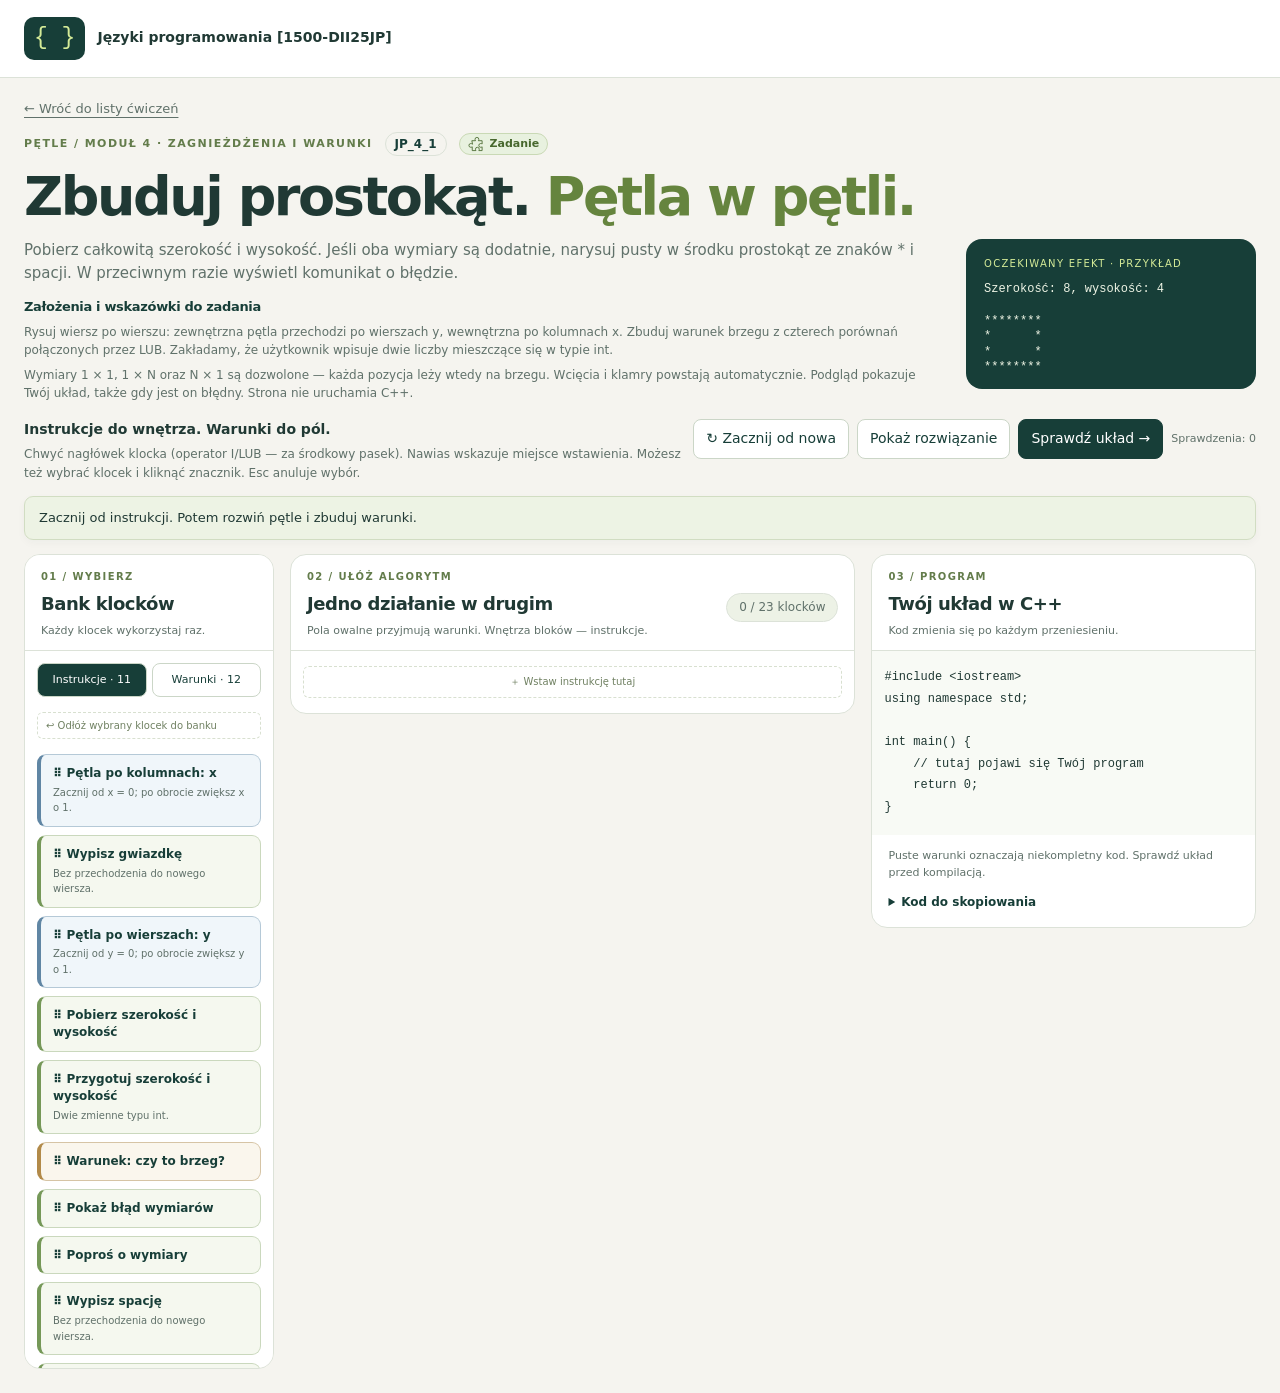
<file: JP_4_1/index.html>
<!doctype html>
<html lang="pl">
<head>
  <meta charset="utf-8"><meta name="viewport" content="width=device-width, initial-scale=1">
  <meta name="theme-color" content="#173e38">
  <title>JP_4_1 · Zagnieżdżone klocki</title>
    <link rel="stylesheet" href="../wspolne/css/baza.css">
  <link rel="stylesheet" href="../wspolne/css/zagniezdzenia.css">
  <link rel="stylesheet" href="../wspolne/css/pracownia.css">
  <link rel="stylesheet" href="styl.css">
  <script defer src="zadanie.js"></script><script defer src="../wspolne/silniki/zagniezdzenia/reguly.js"></script><script src="../wspolne/silniki/narzedzia-autora/skroty.js"></script>
  <script defer src="../wspolne/silniki/zagniezdzenia/silnik.js"></script>
</head>
<body>
  <header><div class="brand"><span class="logo" aria-hidden="true">{ }</span> Języki programowania [1500-DII25JP]</div></header>
  <main>
    <a id="back" class="back-link" href="../index.html#03_petle">← Wróć do listy ćwiczeń</a>
    <section class="hero">
      <div class="task-meta"><p class="eyebrow" id="eyebrow"></p><span id="task-id" class="badge"></span><span class="activity-kind task"><img class="activity-icon" src="../wspolne/ikony/zadanie.svg" alt="" aria-hidden="true" width="16" height="16"><span>Zadanie</span></span></div>
      <h1><span id="title"></span> <span class="accent" id="subtitle"></span></h1>
      <div class="task-summary"><div class="task-description"><p id="description"></p><section class="brief" aria-labelledby="brief-title"><h2 id="brief-title">Założenia i wskazówki do zadania</h2><p id="instruction"></p><p id="notes"></p></section></div><aside class="example"><span>OCZEKIWANY EFEKT · PRZYKŁAD</span><pre id="example"></pre></aside></div>
    </section>

    <div class="toolbar"><div><strong>Instrukcje do wnętrza. Warunki do pól.</strong><p>Chwyć nagłówek klocka (operator I/LUB — za środkowy pasek). Nawias wskazuje miejsce wstawienia. Możesz też wybrać klocek i kliknąć znacznik. Esc anuluje wybór.</p></div><div class="actions"><button id="reset">↻ Zacznij od nowa</button><button id="show">Pokaż rozwiązanie</button><button id="check" class="primary">Sprawdź układ →</button><span id="check-success" class="check-success" aria-hidden="true" hidden>✓</span><span id="attempts" class="attempts">Sprawdzenia: 0</span></div></div>
    <div id="feedback" class="feedback" role="status" aria-live="polite">Zacznij od instrukcji. Potem rozwiń pętle i zbuduj warunki.</div>
    <div class="workspace">
      <section class="panel bank-panel" aria-labelledby="bank-title"><div class="panel-head"><p class="eyebrow">01 / WYBIERZ</p><h2 id="bank-title">Bank klocków</h2><p>Każdy klocek wykorzystaj raz.</p></div><div class="tabs" role="group" aria-label="Rodzaj klocków"><button data-tab="statement" aria-pressed="true">Instrukcje</button><button data-tab="expression" aria-pressed="false">Warunki</button></div><div id="bank-return"></div><div id="bank"></div></section>
      <section class="panel board-panel" aria-labelledby="board-title"><div class="panel-head"><p class="eyebrow">02 / UŁÓŻ ALGORYTM</p><div class="heading-row"><h2 id="board-title">Jedno działanie w drugim</h2><span id="progress" class="badge"></span></div><p>Pola owalne przyjmują warunki. Wnętrza bloków — instrukcje.</p></div><div id="board"></div></section>
      <section class="panel program-panel" aria-labelledby="program-title"><div class="panel-head"><p class="eyebrow">03 / PROGRAM</p><h2 id="program-title">Twój układ w C++</h2><p>Kod zmienia się po każdym przeniesieniu.</p></div><div id="code" class="code" aria-label="Podgląd kodu C++"></div><p class="code-note">Puste warunki oznaczają niekompletny kod. Sprawdź układ przed kompilacją.</p><details class="copy-panel"><summary>Kod do skopiowania</summary><label class="sr-only" for="source">Kod C++ bez numerów linii</label><textarea id="source" readonly spellcheck="false"></textarea><button id="copy">Kopiuj kod</button><span id="copy-status" role="status"></span></details></section>
    </div>
  </main>
  <dialog id="confirm"><h2 id="confirm-title"></h2><p id="confirm-text"></p><div class="actions"><button id="cancel">Anuluj</button><button id="accept" class="primary">Kontynuuj</button></div></dialog>
  <noscript>Do działania układanki włącz JavaScript w przeglądarce.</noscript>
</body>
</html>
</file>
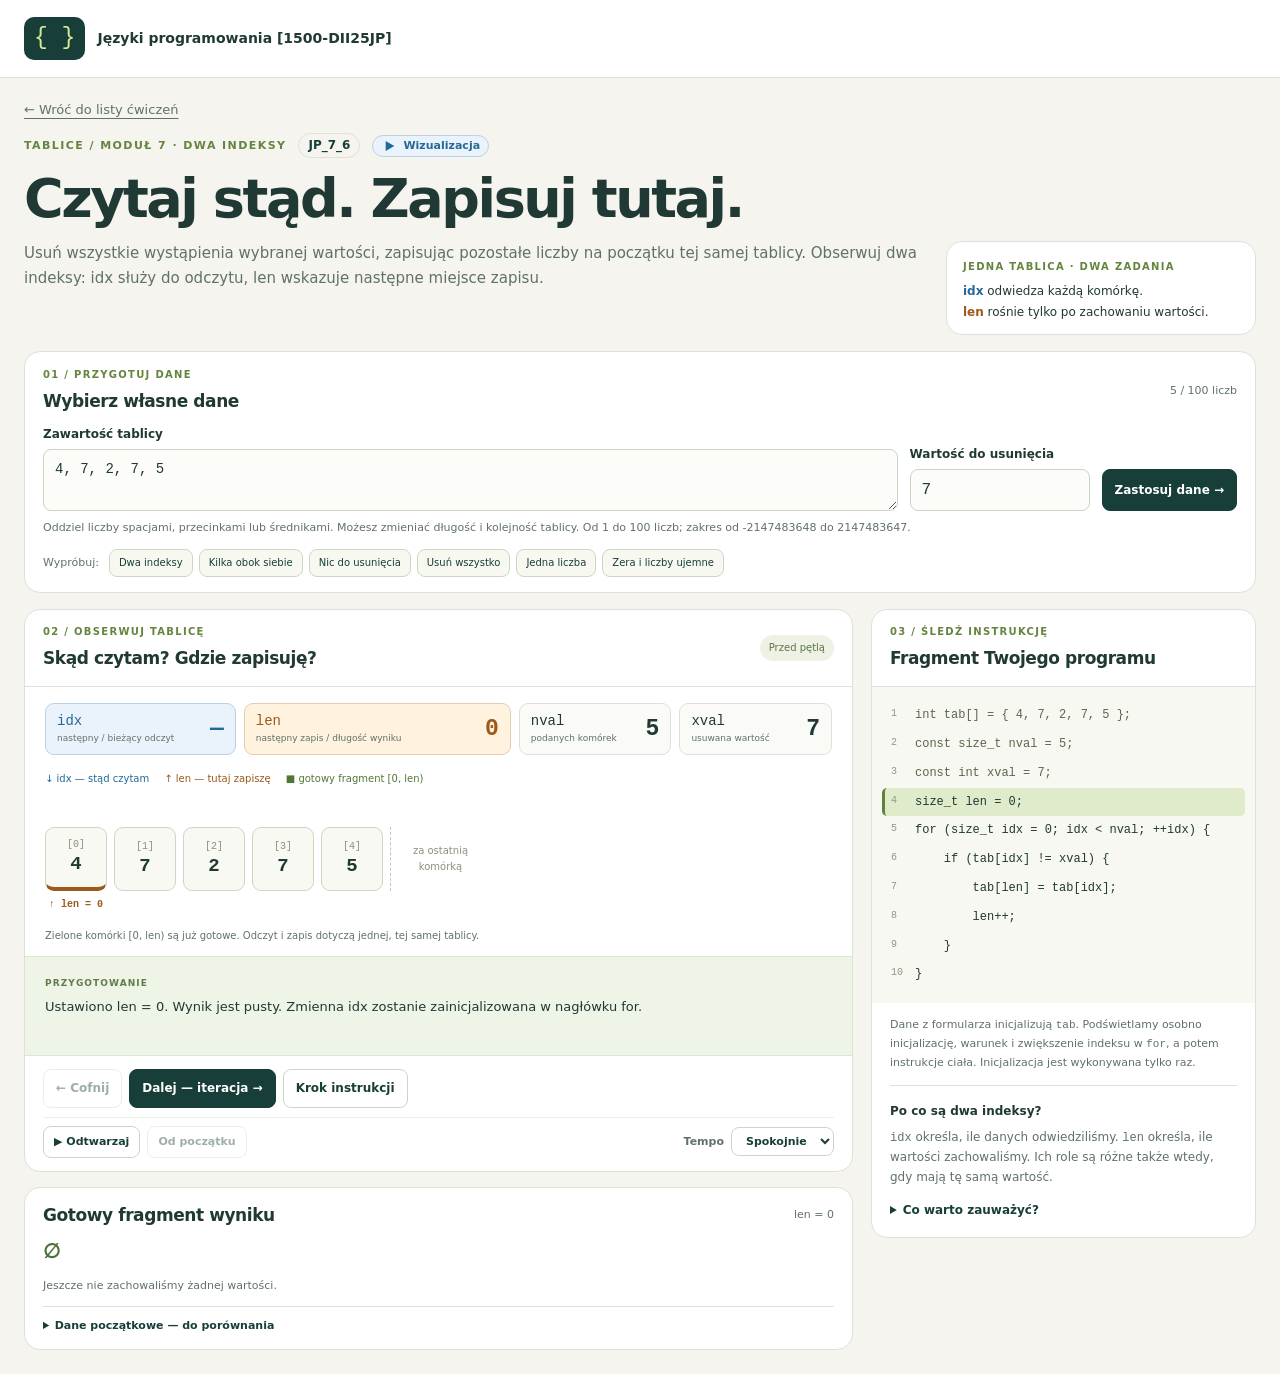
<file: JP_7_6/index.html>
<!doctype html>
<html lang="pl">
<head>
  <meta charset="utf-8"><meta name="viewport" content="width=device-width,initial-scale=1">
  <meta name="theme-color" content="#173e38"><meta name="description" content="Dwa indeksy w jednej tablicy. Krokowa wizualizacja usuwania wybranej wartości w C++.">
  <title>JP_7_6 · Dwa indeksy w tablicy</title>
  <link rel="stylesheet" href="../wspolne/css/baza.css">
  <link rel="stylesheet" href="../wspolne/css/wizualizacja.css">
  <link rel="stylesheet" href="../wspolne/css/pracownia.css">
  <link rel="stylesheet" href="styl.css">
  <script defer src="zadanie.js"></script>
  <script defer src="../wspolne/silniki/kompaktowanie-tablicy/reguly.js"></script>
  <script defer src="../wspolne/silniki/odtwarzacz/sterowanie.js"></script>
  <script defer src="../wspolne/silniki/odtwarzacz/kod.js"></script>
  <script src="../wspolne/silniki/narzedzia-autora/skroty.js"></script>
  <script defer src="../wspolne/silniki/kompaktowanie-tablicy/silnik.js"></script>
</head>
<body class="visualization-page">
  <header><div class="brand"><span class="logo" aria-hidden="true">{ }</span> Języki programowania [1500-DII25JP]</div></header>
  <main>
    <a id="back" class="back-link" href="../index.html#04_tablice">← Wróć do listy ćwiczeń</a>
    <section class="hero">
      <div class="task-meta"><p class="eyebrow" id="eyebrow"></p><span id="task-id" class="badge">JP_7_6</span><span class="activity-kind visualization"><img class="activity-icon" src="../wspolne/ikony/wizualizacja.svg" alt="" aria-hidden="true" width="16" height="16"><span>Wizualizacja</span></span></div>
      <h1 id="title"></h1>
      <div class="hero-summary"><p class="intro" id="description"></p><aside class="key-idea"><span class="eyebrow">JEDNA TABLICA · DWA ZADANIA</span><p><b class="read-text">idx</b> odwiedza każdą komórkę.<br><b class="write-text">len</b> rośnie tylko po zachowaniu wartości.</p></aside></div>
    </section>
    <section class="setup panel" aria-labelledby="setup-title"><div class="setup-heading"><div><p class="eyebrow">01 / PRZYGOTUJ DANE</p><h2 id="setup-title">Wybierz własne dane</h2></div><span id="input-count" class="subtle"></span></div>
      <form id="data-form" novalidate><div class="field values-field"><label for="values">Zawartość tablicy</label><textarea id="values" rows="2" spellcheck="false" aria-describedby="input-help input-error"></textarea></div><div class="field"><label for="remove-value">Wartość do usunięcia</label><input id="remove-value" type="text" inputmode="numeric" spellcheck="false" aria-describedby="input-error"></div><button type="submit" class="primary" id="apply">Zastosuj dane →</button></form>
      <p id="input-help" class="subtle">Oddziel liczby spacjami, przecinkami lub średnikami. Możesz zmieniać długość i kolejność tablicy.</p><p id="input-error" class="input-error" role="alert" hidden></p>
      <div class="presets"><span class="subtle">Wypróbuj:</span><div id="examples" class="preset-buttons" role="group" aria-label="Przykładowe dane"></div></div>
    </section>
    <section class="workshop" aria-label="Wizualizacja algorytmu">
      <div class="visual-column">
        <section class="panel animation" aria-labelledby="array-title"><div class="panel-heading"><div><p class="eyebrow">02 / OBSERWUJ TABLICĘ</p><h2 id="array-title">Skąd czytam? Gdzie zapisuję?</h2></div><span id="iteration" class="pill"></span></div>
          <div class="variables" aria-label="Aktualne wartości zmiennych"><div class="variable read-var"><span>idx <small>następny / bieżący odczyt</small></span><strong id="idx">0</strong></div><div class="variable write-var"><span>len <small>następny zapis / długość wyniku</small></span><strong id="len">0</strong></div><div class="variable"><span>nval <small>podanych komórek</small></span><strong id="nval">0</strong></div><div class="variable"><span>xval <small>usuwana wartość</small></span><strong id="xval">0</strong></div></div>
          <div class="legend"><span class="read-text">↓ idx — stąd czytam</span><span class="write-text">↑ len — tutaj zapiszę</span><span class="result-text">■ gotowy fragment [0, len)</span></div>
          <div id="array-scroll" class="array-scroll" tabindex="0" role="region" aria-label="Tablica z indeksami; dłuższy układ można przewijać w poziomie"><div id="array-track" class="array-track"></div></div>
          <p id="region-note" class="region-note"></p>
          <div class="narration" role="status" aria-live="polite" aria-atomic="true"><span id="phase" class="phase"></span><p id="message"></p></div>
          <div class="controls"><div class="step-buttons"><button id="back-step">← Cofnij</button><button id="next" class="primary">Dalej — iteracja →</button><button id="instruction">Krok instrukcji</button></div><div class="play-buttons"><button id="play">▶ Odtwarzaj</button><button id="restart">Od początku</button><label for="speed" class="subtle">Tempo</label><select id="speed"></select></div></div>
        </section>
        <section class="panel result-panel" aria-labelledby="result-title"><div class="result-heading"><h2 id="result-title">Gotowy fragment wyniku</h2><span id="result-count" class="subtle"></span></div><output id="result-values" class="result-values"></output><p id="result-note" class="subtle"></p><details class="original"><summary>Dane początkowe — do porównania</summary><p id="original-values"></p></details></section>
      </div>
      <aside class="panel code-panel" aria-labelledby="code-title"><div class="panel-heading"><div><p class="eyebrow">03 / ŚLEDŹ INSTRUKCJĘ</p><h2 id="code-title">Fragment Twojego programu</h2></div></div><div id="code" class="code" aria-label="Kod pętli C++ z podświetloną wykonywaną instrukcją"></div><p class="code-help">Dane z formularza inicjalizują <code>tab</code>. Podświetlamy osobno inicjalizację, warunek i zwiększenie indeksu w <code>for</code>, a potem instrukcje ciała. Inicjalizacja jest wykonywana tylko raz.</p><div class="iteration-facts"><strong>Po co są dwa indeksy?</strong><p><code>idx</code> określa, ile danych odwiedziliśmy. <code>len</code> określa, ile wartości zachowaliśmy. Ich role są różne także wtedy, gdy mają tę samą wartość.</p></div><details class="notes"><summary>Co warto zauważyć?</summary><div id="notes"></div></details></aside>
    </section>
  </main>
  <noscript>Włącz JavaScript, aby uruchomić wizualizację.</noscript>
</body>
</html>
</file>
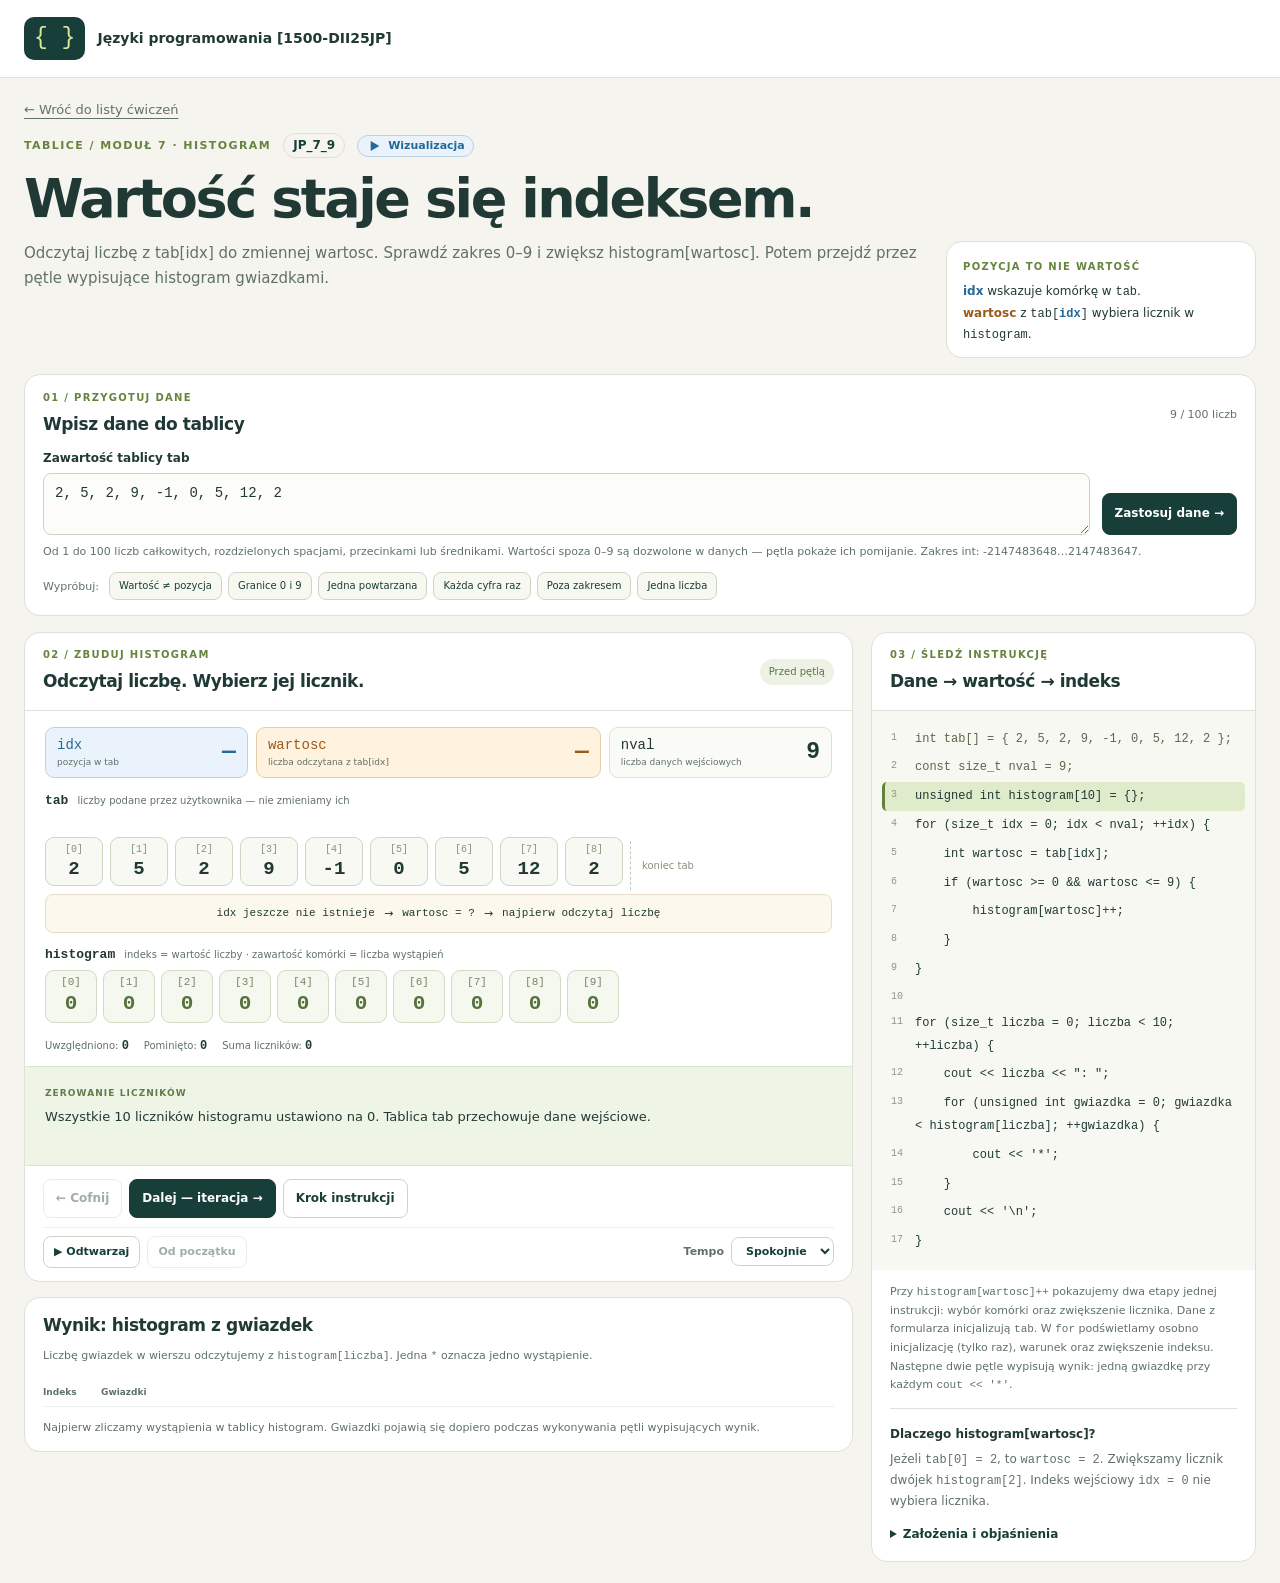
<file: JP_7_9/index.html>
<!doctype html>
<html lang="pl">
<head>
  <meta charset="utf-8"><meta name="viewport" content="width=device-width,initial-scale=1">
  <meta name="theme-color" content="#173e38"><meta name="description" content="Histogram krok po kroku: odczyt tab[idx], zmienna wartosc, kontrola zakresu i zwiększenie histogram[wartosc].">
  <title>JP_7_9 · Budowanie histogramu</title>
  <link rel="stylesheet" href="../wspolne/css/baza.css">
  <link rel="stylesheet" href="../wspolne/css/wizualizacja.css">
  <link rel="stylesheet" href="../wspolne/css/histogram.css">
  <link rel="stylesheet" href="../wspolne/css/pracownia.css">
  <link rel="stylesheet" href="styl.css">
  <script defer src="zadanie.js"></script>
  <script defer src="../wspolne/silniki/histogram/reguly.js"></script>
  <script defer src="../wspolne/silniki/odtwarzacz/sterowanie.js"></script>
  <script defer src="../wspolne/silniki/odtwarzacz/kod.js"></script>
  <script src="../wspolne/silniki/narzedzia-autora/skroty.js"></script>
  <script defer src="../wspolne/silniki/histogram/silnik.js"></script>
</head>
<body class="histogram-page visualization-page">
  <header><div class="brand"><span class="logo" aria-hidden="true">{ }</span> Języki programowania [1500-DII25JP]</div></header>
  <main>
    <a id="back" class="back-link" href="../index.html#04_tablice">← Wróć do listy ćwiczeń</a>
    <section class="hero">
      <div class="task-meta"><p class="eyebrow" id="eyebrow"></p><span id="task-id" class="badge">JP_7_9</span><span class="activity-kind visualization"><img class="activity-icon" src="../wspolne/ikony/wizualizacja.svg" alt="" aria-hidden="true" width="16" height="16"><span>Wizualizacja</span></span></div>
      <h1 id="title"></h1>
      <div class="hero-summary"><p class="intro" id="description"></p><aside class="key-idea"><span class="eyebrow">POZYCJA TO NIE WARTOŚĆ</span><p><b class="read-text">idx</b> wskazuje komórkę w <code>tab</code>.<br><b class="write-text">wartosc</b> z <code>tab[<b class="read-text">idx</b>]</code> wybiera licznik w <code>histogram</code>.</p></aside></div>
    </section>
    <section class="setup panel" aria-labelledby="setup-title"><div class="setup-heading"><div><p class="eyebrow">01 / PRZYGOTUJ DANE</p><h2 id="setup-title">Wpisz dane do tablicy</h2></div><span id="input-count" class="subtle"></span></div><form id="data-form" novalidate><div class="field values-field"><label for="values">Zawartość tablicy tab</label><textarea id="values" rows="2" spellcheck="false" aria-describedby="input-help input-error"></textarea></div><button id="apply" type="submit" class="primary">Zastosuj dane →</button></form><p id="input-help" class="subtle"></p><p id="input-error" class="input-error" role="alert" hidden></p><div class="presets"><span class="subtle">Wypróbuj:</span><div id="examples" class="preset-buttons" role="group" aria-label="Przykładowe dane"></div></div></section>
    <section class="workshop" aria-label="Zliczanie wystąpień w histogramie">
      <div class="visual-column">
        <section class="panel animation" aria-labelledby="array-title"><div class="panel-heading"><div><p class="eyebrow">02 / ZBUDUJ HISTOGRAM</p><h2 id="array-title">Odczytaj liczbę. Wybierz jej licznik.</h2></div><span id="iteration" class="pill"></span></div>
          <div class="variables"><div class="variable read-var"><span>idx <small>pozycja w tab</small></span><strong id="idx">0</strong></div><div class="variable write-var"><span>wartosc <small>liczba odczytana z tab[idx]</small></span><strong id="wartosc">—</strong></div><div class="variable"><span>nval <small>liczba danych wejściowych</small></span><strong id="nval">0</strong></div></div>
          <div class="array-label"><strong>tab</strong><span>liczby podane przez użytkownika — nie zmieniamy ich</span></div><div id="array-scroll" class="array-scroll" tabindex="0" role="region" aria-label="Tablica danych wejściowych, przewijana w poziomie"><div id="array-track" class="array-track"></div></div>
          <div class="value-path" id="value-path"><span><code id="read-expression">tab[0]</code></span><span aria-hidden="true">→</span><span><code id="value-expression">wartosc = ?</code></span><span aria-hidden="true">→</span><span><code id="target-expression">najpierw odczytaj liczbę</code></span></div>
          <div class="array-label"><strong>histogram</strong><span>indeks = wartość liczby · zawartość komórki = liczba wystąpień</span></div><div id="hist-scroll" class="array-scroll" tabindex="0" role="region" aria-label="Tablica liczników histogramu"><div id="histogram-track" class="histogram-track"></div></div>
          <div class="hist-stats"><span>Uwzględniono: <strong id="accepted">0</strong></span><span>Pominięto: <strong id="ignored">0</strong></span><span>Suma liczników: <strong id="sum">0</strong></span></div>
          <div id="output-variables" class="output-variables" hidden><span><code>liczba</code> — indeks w histogram: <strong id="liczba">—</strong></span><span><code>gwiazdka</code> — zmienna pętli wewnętrznej: <strong id="gwiazdka">—</strong></span></div>
          <div class="narration" role="status" aria-live="polite" aria-atomic="true"><span id="phase" class="phase"></span><p id="message"></p></div>
          <div class="controls"><div class="step-buttons"><button id="back-step">← Cofnij</button><button id="next" class="primary">Dalej — iteracja →</button><button id="instruction">Krok instrukcji</button></div><div class="play-buttons"><button id="play">▶ Odtwarzaj</button><button id="restart">Od początku</button><label for="speed" class="subtle">Tempo</label><select id="speed"></select></div></div>
        </section>
        <section class="panel result-panel" aria-labelledby="result-title"><div class="result-heading"><h2 id="result-title">Wynik: histogram z gwiazdek</h2></div><p class="result-explanation subtle">Liczbę gwiazdek w wierszu odczytujemy z <code>histogram[liczba]</code>. Jedna <code>*</code> oznacza jedno wystąpienie.</p><div id="chart" class="hist-chart" role="table" aria-label="Histogram wystąpień wartości"></div><p id="result-note" class="subtle"></p></section>
      </div>
      <aside class="panel code-panel" aria-labelledby="code-title"><div class="panel-heading"><div><p class="eyebrow">03 / ŚLEDŹ INSTRUKCJĘ</p><h2 id="code-title">Dane → wartość → indeks</h2></div></div><div id="code" class="code" aria-label="Podświetlany fragment programu C++"></div><p class="code-help">Przy <code>histogram[wartosc]++</code> pokazujemy dwa etapy jednej instrukcji: wybór komórki oraz zwiększenie licznika. Dane z formularza inicjalizują <code>tab</code>. W <code>for</code> podświetlamy osobno inicjalizację (tylko raz), warunek oraz zwiększenie indeksu. Następne dwie pętle wypisują wynik: jedną gwiazdkę przy każdym <code>cout &lt;&lt; '*'</code>.</p><div class="iteration-facts"><strong>Dlaczego histogram[wartosc]?</strong><p>Jeżeli <code>tab[0] = 2</code>, to <code>wartosc = 2</code>. Zwiększamy licznik dwójek <code>histogram[2]</code>. Indeks wejściowy <code>idx = 0</code> nie wybiera licznika.</p></div><details class="notes"><summary>Założenia i objaśnienia</summary><div id="notes"></div></details></aside>
    </section>
  </main><noscript>Włącz JavaScript, aby uruchomić wizualizację.</noscript>
</body>
</html>
</file>
<file: wspolne/css/baza.css>
/* WSPÓLNY MOTYW WSZYSTKICH STRON. Lokalne styl.css ładuje się na końcu. */
:root {
  color-scheme: light;
  --paper: #f5f4ef;
  --bg: var(--paper);
  --surface: #ffffff;
  --ink: #203934;
  --muted: #60716a;
  --green: #173e38;
  --lime: #d5eb98;
  --line: #dce2d8;
  --accent: #65843e;
  --focus: #ac6500;
  --orange: #f6c17c;
  --red: #a33727;
  --purple: #72518d;
  --gold: #996822;
  --panel-radius: 16px;
  --control-radius: 8px;
  --font-body: system-ui, -apple-system, "Segoe UI", sans-serif;
  --font-code: Consolas, "Courier New", monospace;
  --font-size: 15px;
  --body-leading: 1.6;
  --page-width: 1280px;
  --block-pad-y: 4px;
  --insertion-gap: 8px;
  --insertion-gap-touch: 16px;
}
* { box-sizing: border-box; }
body { margin: 0; background: var(--paper); color: var(--ink); font: var(--font-size)/var(--body-leading) var(--font-body); }
button, input, textarea, select { font: inherit; }
button { cursor: pointer; touch-action: manipulation; }
button:disabled { cursor: default; }
a { color: inherit; }
:focus-visible { outline: 3px solid var(--focus); outline-offset: 3px; }
[hidden] { display: none !important; }
@media (prefers-reduced-motion: reduce) {
  *, *::before, *::after { animation: none !important; transition: none !important; scroll-behavior: auto !important; }
}
</file>
<file: wspolne/css/katalog.css>
*{box-sizing:border-box}html{scroll-behavior:smooth;scroll-padding-top:24px}a{color:inherit}button,input{font:inherit}button{cursor:pointer;touch-action:manipulation}a:focus-visible,button:focus-visible,input:focus-visible,summary:focus-visible{outline:3px solid var(--focus);outline-offset:4px}[hidden]{display:none!important}
    .skip{position:absolute;top:-100px;left:16px;z-index:5;padding:12px;background:white}.skip:focus{top:12px}.topbar{background:#fff;border-bottom:1px solid var(--line)}.topbar-inner{max-width:1280px;padding:17px 28px;margin:auto;display:flex;justify-content:space-between;align-items:center;gap:20px}.brand{display:flex;gap:12px;align-items:center;text-decoration:none;font-weight:750}.logo{border-radius:10px;background:var(--green);color:var(--lime);padding:4px 10px;font:23px/1.5 var(--font-code)}.brand small{font-weight:450;color:var(--muted);margin-left:9px}.help-link{font-size:13px;color:var(--muted);text-underline-offset:4px}
    main{max-width:var(--page-width);margin:auto;padding:46px 28px 36px}.eyebrow{font-size:11px;letter-spacing:.16em;text-transform:uppercase;font-weight:750;color:#597347}.hero{display:grid;grid-template-columns:1.4fr 1fr;gap:64px;align-items:center;padding-bottom:40px}.hero h1{font-size:clamp(38px,4.7vw,60px);line-height:1.1;letter-spacing:-.055em;margin:14px 0 20px;font-weight:750}.hero h1 span{color:var(--accent)}.hero p{max-width:620px;font-size:16px;color:var(--muted);margin:0}.hero-meta{display:flex;gap:22px;margin-top:24px;font-size:12px;color:var(--muted)}.hero-meta strong{color:var(--ink)}.method{background:var(--green);color:#f4f6ed;border-radius:var(--panel-radius);padding:27px 30px;position:relative;overflow:hidden}.method::after{content:'{ }';position:absolute;right:15px;bottom:-26px;font:100px var(--font-code);color:#d5eb9810;pointer-events:none}.method .eyebrow{color:#c0d19f}.method h2{font-size:25px;line-height:1.3;letter-spacing:-.025em;margin:10px 0 19px}.method ol{list-style:none;padding:0;margin:0;display:grid;gap:13px}.method li{display:flex;align-items:start;gap:13px;font-size:12px;color:#d3ddce}.step{font:11px var(--font-code);color:var(--lime);padding-top:3px}.method strong{display:block;color:#fff;font-size:13px}.method .method-foot{font-size:11px;color:#bacdb8;border-top:1px solid #ffffff26;padding-top:14px;margin:19px 0 0}
    .catalog-heading{display:flex;align-items:center;justify-content:space-between;gap:20px;margin-bottom:18px}h2{font-size:23px;letter-spacing:-.025em;margin:0}.catalog-heading p{color:var(--muted);font-size:12px;margin:3px 0 0}.catalog-tools{display:flex;justify-content:space-between;gap:14px;align-items:center;margin-bottom:24px;flex-wrap:wrap}.filters{display:flex;gap:7px;flex-wrap:wrap}.filter{border:1px solid #d5ddcd;color:#4b6053;border-radius:var(--control-radius);background:transparent;padding:9px 13px;font-size:12px;font-weight:600}.filter:hover{background:#eaf0df}.filter[aria-pressed="true"]{color:#fff;background:var(--green);border-color:var(--green)}.search-box{display:flex;align-items:center;border:1px solid #d5ddcd;border-radius:9px;background:white;padding:0 12px;gap:8px;color:var(--muted);min-width:250px;flex:0 1 300px}.search-box input{border:0;outline:none;background:transparent;min-width:0;width:100%;padding:10px 0;font-size:12px;color:var(--ink)}.search-box:focus-within{outline:3px solid var(--focus);outline-offset:3px}.search-box input:focus-visible{outline:0}.search-label{font-size:12px}.sr-only{position:absolute;width:1px;height:1px;overflow:hidden;clip-path:inset(50%)}
    .module{display:grid;grid-template-columns:260px minmax(0,1fr);border:1px solid var(--line);border-radius:var(--panel-radius);background:white;overflow:hidden;margin-bottom:18px;scroll-margin-top:24px}.module-intro{padding:25px;background:#edf1e6;border-right:1px solid var(--line)}.module:nth-of-type(2) .module-intro{background:#eaf0e9}.module:nth-of-type(3) .module-intro{background:#f2eee4}.module-topline{display:flex;align-items:center;gap:11px;justify-content:space-between;margin-bottom:17px}.module-number{font:25px var(--font-code);letter-spacing:-.04em;color:#64804b}.original-module{font-size:10px;color:#51614c;border:1px solid #ccd6c2;border-radius:var(--panel-radius);padding:2px 9px;white-space:nowrap}.module h3{font-size:22px;line-height:1.25;letter-spacing:-.025em;margin:0 0 10px}.module-intro p{font-size:12px;color:var(--muted);margin:0}.availability{font-size:11px;margin-top:20px;color:#556b46;display:flex;gap:7px;align-items:center}.availability::before{content:'';background:#6e8d43;width:6px;height:6px;border-radius:50%}.availability.pending{color:#687266}.availability.pending::before{background:#92998b}.module-content{padding:23px 26px;min-width:0}.topic-label{font-size:10px;text-transform:uppercase;letter-spacing:.1em;font-weight:700;color:#64795b;margin:0 0 10px}.topics{padding:0;margin:0 0 19px;list-style:none;display:flex;gap:6px;flex-wrap:wrap}.topics li{border:1px solid #e2e7dd;background:#f8f9f4;border-radius:5px;padding:3px 8px;font-size:11px;color:#5c6c52}.topics code{font-size:11px;font-family:var(--font-code)}.exercise{display:flex;align-items:center;justify-content:space-between;gap:18px;text-decoration:none;border:1px solid #c9d9b5;border-radius:11px;padding:17px;background:#f8fbf2;transition:background .15s,border-color .15s}.exercise:hover{background:#edf5df;border-color:#7d9b52}.exercise-code{font:11px var(--font-code);color:#5a743c;display:flex;align-items:center;gap:12px;margin-bottom:5px}.exercise-code .kind{font:10px var(--font-body);color:#51634a;border-left:1px solid #c8d3bb;padding-left:12px}.exercise h4{font-size:16px;line-height:1.35;margin:0 0 5px;letter-spacing:-.015em}.exercise p{margin:0;font-size:12px;color:var(--muted)}.exercise .arrow{background:var(--green);color:var(--lime);border-radius:var(--control-radius);flex:0 0 35px;text-align:center;padding:5px;font-size:18px}.empty-module{padding:15px 0 0;border-top:1px dashed #d9dfd1;color:var(--muted);font-size:12px}.empty-module strong{display:block;font-weight:600;color:#53644b;font-size:13px;margin-bottom:2px}.empty-module p{margin:0}.no-results{border:1px dashed #c5d0b7;border-radius:12px;padding:30px;text-align:center;margin:20px 0;background:white}.no-results h3{font-size:19px;margin:0 0 6px}.no-results p{font-size:13px;color:var(--muted);margin:0 0 15px}.clear{border:1px solid #d5ddcd;background:white;border-radius:7px;padding:8px 12px;color:var(--green);font-size:12px}.results{font-size:11px;color:var(--muted);margin:0 0 14px}
    .guide{margin-top:33px;display:grid;grid-template-columns:1fr 1fr;gap:30px;border-top:1px solid var(--line);padding-top:27px}.guide h2{font-size:16px;margin:0 0 9px}.guide p{color:var(--muted);font-size:12px;margin:0}.guide strong{color:var(--ink)}footer{border-top:1px solid var(--line);margin-top:28px;padding-top:18px;color:var(--muted);font-size:11px;display:flex;justify-content:space-between;gap:15px}
    @media(max-width:900px){.hero{gap:28px;grid-template-columns:1.2fr 1fr}.module{grid-template-columns:225px minmax(0,1fr)}.module-intro,.module-content{padding:21px}.brand small{display:none}.method{padding:24px}.hero h1{font-size:44px}}
    @media(max-width:680px){main{padding:28px 17px}.topbar-inner{padding:14px 17px}.hero{grid-template-columns:1fr;gap:25px;padding-bottom:30px}.hero h1{font-size:43px}.hero p{font-size:14px}.method{padding:23px}.method ol{grid-template-columns:1fr 1fr 1fr;gap:12px}.method li{display:block}.step{display:block;margin-bottom:6px}.method h2{font-size:21px}.module{grid-template-columns:1fr}.module-intro{border-right:0;border-bottom:1px solid var(--line);padding:20px}.module h3{font-size:22px}.module-topline{margin-bottom:10px}.availability{margin-top:12px}.module-content{padding:20px}.catalog-tools{align-items:stretch;gap:12px}.search-box{flex-basis:100%;max-width:none}.filter{padding:8px 11px}.guide{grid-template-columns:1fr;gap:20px}.exercise h4{font-size:15px}footer{flex-direction:column;gap:5px}.hero-meta{gap:17px}}
    @media(prefers-reduced-motion:reduce){html{scroll-behavior:auto}*{transition:none!important}}
  .exercise + .exercise{margin-top:12px}

/* Stałe oznaczenia rodzaju aktywności: tekst + własna ikona SVG. */
.exercise-code{flex-wrap:wrap;gap:6px 10px;line-height:1.5}
.exercise-id{white-space:nowrap}
@media(max-width:480px){.exercise-code .kind{flex-basis:100%;border-left:0;padding-left:0}}
</file>
<file: wspolne/css/pracownia.css>
/* WSPÓLNA OPRAWA ĆWICZEŃ: nagłówek, metadane, tytuł, tryby i potwierdzenie.
   Ładuj po CSS mechanizmu, przed lokalnym styl.css. */
header{display:flex;justify-content:space-between;align-items:center;border-bottom:1px solid var(--line);background:white;padding:17px max(24px,calc((100vw - 1240px)/2))}
.brand{display:flex;gap:12px;align-items:center;font-weight:750}
.logo{background:var(--green);color:var(--lime);border-radius:10px;padding:4px 10px;font:23px/1.5 monospace}
.badge{border:1px solid var(--line);border-radius:var(--panel-radius);padding:4px 12px;font-size:12px;color:var(--muted)}
.back-link{margin-bottom:13px}
h1{font-size:clamp(35px,4.5vw,54px);line-height:1.1}
.toolbar{margin-bottom:0}
.modes button{padding:9px 17px}
.mode-note{font-size:12px;color:var(--muted)}
.placement-feedback{background:#eaf0e1;border-radius:10px;font-size:13px}
.placement-feedback.error{background:#fff0e1;color:#8b442e}
main{padding-top:20px;padding-bottom:24px}
.back{margin-bottom:13px}
.task-meta{display:flex;align-items:center;gap:12px;flex-wrap:wrap}
.task-meta .badge{font-weight:700;color:var(--green);padding:2px 9px}
h1{white-space:nowrap;margin:11px 0 12px}
.intro{margin:0 0 16px;max-width:920px}
.mode-note{margin:8px 0 13px}
.placement-feedback{position:sticky;top:8px;z-index:20;margin:0 0 10px;padding:11px 14px;min-height:0;box-shadow:0 3px 12px #173e3812}
.check-success{display:inline-flex;align-items:center;justify-content:center;color:#477623;font-size:48px;font-weight:800;line-height:1;width:52px;min-height:48px}
@media(max-width:600px){header{padding:11px 15px}.brand{gap:8px;font-size:12px}.logo{font-size:18px}main{padding-top:16px}h1{white-space:normal;font-size:clamp(28px,6vw,35px)}.task-meta{gap:7px}.task-meta .eyebrow{font-size:10px}}

/* Wspolne oznaczenia Zadanie / Wizualizacja na liscie i w metadanych cwiczen. */
.activity-kind{display:inline-flex;align-items:center;gap:5px;white-space:nowrap;font:650 10px/1.5 var(--font-body);padding:2px 8px;border:1px solid #c9d9b5;border-radius:999px;background:#e8f1df;color:#47672d}
.activity-kind.visualization{background:#eaf3fb;border-color:#bbd2e5;color:#246997}
.activity-icon{display:block;width:16px;height:16px;flex:0 0 16px}
.task-meta .activity-kind{font-size:11px;gap:6px}
</file>
<file: styl.css>
/* Lokalne ustawienia strony głównej. Motyw wspólny: wspolne/css/baza.css. */
:root { --page-width: 1280px; --font-size: 16px; --body-leading: 1.6; }

/* Katalog korzysta z tej samej oprawy kursu co ćwiczenia. */
.catalog-page .hero{display:block;padding-bottom:26px}
.catalog-page .hero h1{font-size:clamp(35px,4.5vw,54px);letter-spacing:-.045em;line-height:1.1;margin:11px 0 16px}
.catalog-page .hero-content{display:block}
.catalog-page .hero-content>div>p{font-size:15px;max-width:920px}
.catalog-page .hero-meta{margin-top:18px}
.catalog-page .guide{margin-top:0;margin-bottom:32px}
.catalog-page .catalog-tools{margin-bottom:16px}
@media(max-width:680px){.catalog-page .hero h1{white-space:normal;font-size:clamp(28px,6vw,38px)}.catalog-page .help-link{font-size:11px;white-space:nowrap}.catalog-page header{gap:10px;flex-wrap:wrap}}
</file>
<file: wspolne/css/wizualizacja.css>
/* WSPÓLNY WYGLĄD WIZUALIZACJI TABLIC. Motyw kolorów bazowych: baza.css. */
:root{--read-color:#246997;--read-light:#eaf3fb;--write-color:#9b591b;--write-light:#fff2df;--kept-color:#e4f0d3;--array-cell-width:62px}
.topbar{display:flex;justify-content:space-between;align-items:center;gap:14px;padding:17px max(24px,calc((100vw - 1432px)/2));border-bottom:1px solid var(--line);background:var(--surface)}
.topbar a{font-size:12px;text-underline-offset:4px}.brand{font-weight:700}.brand b{font-size:11px;color:var(--muted);margin-left:10px}
main{max-width:var(--page-width);margin:auto;padding:30px 24px}h1,h2,p{margin-top:0}h1{font-size:clamp(32px,3.5vw,48px);letter-spacing:-.045em;line-height:1.12;margin-bottom:14px}h2{font-size:17px;letter-spacing:-.025em;margin:0}.eyebrow{font-size:10px;letter-spacing:.13em;font-weight:750;color:var(--accent);margin-bottom:8px}.hero{display:grid;grid-template-columns:1fr 310px;align-items:center;gap:32px;margin-bottom:22px}.intro{max-width:850px;color:var(--muted);margin:0;line-height:1.65}.key-idea{background:var(--surface);border:1px solid var(--line);border-radius:var(--panel-radius);padding:18px 20px}.key-idea p{font-size:13px;line-height:1.9;margin:5px 0 0}
.panel{border:1px solid var(--line);border-radius:var(--panel-radius);background:var(--surface);min-width:0;overflow:hidden}.setup{padding:17px 20px;margin-bottom:20px}.setup-heading,.panel-heading,.result-heading{display:flex;justify-content:space-between;align-items:center;gap:12px}.setup-heading{margin-bottom:12px}.subtle{font-size:11px;color:var(--muted)}form{display:flex;gap:12px;align-items:end}.field{display:grid;gap:5px;flex:0 1 180px;min-width:0}.values-field{flex:1}label{font-size:12px;font-weight:650}textarea,input{width:100%;border:1px solid #c8d4c5;border-radius:var(--control-radius);padding:9px 11px;background:#fcfdf9;color:var(--ink)}textarea{resize:vertical;min-height:62px;font:14px/1.5 var(--font-code)}input{height:42px;font:16px var(--font-code)}button,select{border:1px solid #ccd6c7;border-radius:var(--control-radius);background:var(--surface);color:var(--green);padding:9px 12px;font-size:12px;font-weight:650}button:hover:enabled{background:#edf3e4}button:disabled{opacity:.42}.primary{background:var(--green);border-color:var(--green);color:#fff}.primary:hover:enabled{background:#2b574c}form>.primary{height:42px;white-space:nowrap}#input-help{margin:8px 0 12px}.input-error{font-size:12px;color:#8a3828;border-left:3px solid #b56042;padding:6px 10px;background:#fff0e8;margin:10px 0}[aria-invalid=true]{border-color:#b56042}.presets{display:flex;gap:10px;align-items:center;flex-wrap:wrap}.preset-buttons{display:flex;gap:6px;flex-wrap:wrap}.preset{font-size:10px;padding:5px 9px;background:#f7f9f1;font-weight:500}
.workshop{display:grid;grid-template-columns:minmax(0,1fr) 385px;gap:18px;align-items:start}.visual-column{display:grid;gap:15px;min-width:0}.panel-heading{padding:17px 20px;border-bottom:1px solid var(--line)}.panel-heading .eyebrow{margin-bottom:5px}.pill{font-size:10px;white-space:nowrap;border-radius:20px;background:#edf2e5;padding:5px 9px;color:#5b7346}.variables{display:grid;grid-template-columns:1fr 1.4fr .8fr .8fr;gap:8px;padding:16px 20px 8px}.variable{display:flex;align-items:center;justify-content:space-between;gap:8px;border:1px solid var(--line);border-radius:9px;padding:9px 11px;background:#fafbf7}.variable>span{font:14px var(--font-code)}.variable small{display:block;font:9px/1.4 var(--font-body);margin-top:3px;color:var(--muted)}.variable strong{font:700 23px var(--font-code);overflow-wrap:anywhere;min-width:0}.read-var{border-color:#bbd2e5;background:var(--read-light)}.read-var>span,.read-var strong,.read-text{color:var(--read-color)}.write-var{border-color:#e4cdad;background:var(--write-light)}.write-var>span,.write-var strong,.write-text{color:var(--write-color)}.legend{display:flex;gap:15px;flex-wrap:wrap;font-size:10px;padding:8px 20px}.result-text{color:#517738}
.array-scroll{position:relative;overflow:auto;padding:0 20px 2px;scrollbar-color:#b8c9ac #eff3e9;scrollbar-width:thin}.array-track{display:flex;gap:7px;position:relative;min-width:min-content;padding:4px 0 2px}.array-cell{flex:0 0 var(--cell-size,var(--array-cell-width));min-width:0}.read-flag,.write-flag{height:28px;display:flex;align-items:center;justify-content:center;white-space:nowrap;font:700 10px var(--font-code)}.read-flag{color:var(--read-color)}.write-flag{color:var(--write-color)}.cell-box{height:64px;display:flex;flex-direction:column;align-items:center;justify-content:center;gap:3px;border:1px solid #cdd7c4;border-radius:9px;background:#f7f9f2;transition:background .18s,border-color .18s}.cell-index{font:10px var(--font-code);color:#87937c}.cell-value{font:700 19px var(--font-code);white-space:nowrap}.array-cell.kept .cell-box{background:var(--kept-color);border-color:#9dbb7a}.array-cell.scanned .cell-box{background:#f0f1eb;color:#92998c;border-style:dashed}.array-cell.reading .cell-box{border-top:4px solid var(--read-color)}.array-cell.writing .cell-box{border-bottom:4px solid var(--write-color)}.array-cell.just-written .cell-box{background:var(--write-light);outline:2px solid #d6b37a;outline-offset:1px}.end-marker{flex:0 0 100px;display:flex;flex-direction:column}.end-label{height:64px;border-left:1px dashed #becbb2;display:grid;place-items:center;text-align:center;font-size:10px;color:#87937c;padding:0 8px}.region-note{font-size:10px;color:var(--muted);padding:5px 20px 12px;margin:0}.copy-flight{position:fixed;z-index:50;border-radius:6px;padding:0 3px;background:var(--write-light);color:var(--write-color);font:700 19px var(--font-code);pointer-events:none;box-shadow:0 3px 12px #71401920}
.narration{background:#eef4e6;border-top:1px solid #dce5d2;border-bottom:1px solid #dce5d2;padding:13px 20px;min-height:100px}.phase{font-size:9px;letter-spacing:.12em;color:#617b49;font-weight:750}.narration p{font-size:13px;line-height:1.6;margin:5px 0 0}.narration.finished{background:#e4f0d3}.controls{padding:15px 20px;display:grid;gap:9px}.step-buttons,.play-buttons{display:flex;gap:7px;align-items:center;flex-wrap:wrap}.play-buttons{padding-top:8px;border-top:1px solid #edf0e7}.play-buttons label{margin-left:auto}.play-buttons button,.play-buttons select{padding:6px 10px;font-size:11px}.is-dirty .array-track{opacity:.55}.is-dirty .narration{background:#fff3df}
.result-panel{padding:15px 20px}.result-values{display:block;font:700 20px/1.6 var(--font-code);color:#4e7236;margin:8px 0;overflow-wrap:anywhere;white-space:pre-wrap}.result-panel p{margin:0}.original{font-size:11px;margin-top:12px;padding-top:10px;border-top:1px solid var(--line)}summary{cursor:pointer;color:var(--green);font-weight:650}.original p{font:11px/1.6 var(--font-code);margin-top:8px;color:var(--muted);overflow-wrap:anywhere}.code-panel{position:sticky;top:18px}.code{padding:14px 10px;background:#f6f8f1;overflow:auto;font:12px/1.9 var(--font-code)}.code-line{display:flex;gap:11px;white-space:pre;min-width:max-content;padding:3px 6px;border-left:3px solid transparent;border-radius:5px}.line-number{font-size:10px;color:#8d9a82;min-width:13px;user-select:none}.code-line code{font:inherit}.code-line.active{background:#dfebcb;border-left-color:#60823c}.code-help{padding:13px 18px;font-size:11px;color:var(--muted);line-height:1.7;margin:0}.code-help code,.iteration-facts code{font-family:var(--font-code)}.iteration-facts{margin:0 18px;padding:13px 0;border-top:1px solid var(--line)}.iteration-facts strong{font-size:12px}.iteration-facts p{font-size:12px;color:var(--muted);line-height:1.65;margin:6px 0 0}.notes{padding:0 18px 17px;font-size:12px}.notes p{font-size:11px;color:var(--muted);line-height:1.7;margin:10px 0 0}footer{margin-top:22px;padding-top:16px;border-top:1px solid var(--line);font-size:11px;color:var(--muted)}
@media(max-width:1100px){.workshop{grid-template-columns:minmax(0,1fr) 335px}.variables{grid-template-columns:1fr 1fr}.hero{grid-template-columns:1fr 265px;gap:20px}.code{font-size:11px}}
@media(max-width:850px){.workshop{grid-template-columns:1fr}.code-panel{position:static}.hero{grid-template-columns:1fr}.key-idea{padding:12px 16px}.key-idea p{display:inline;font-size:12px}.key-idea .eyebrow{display:block}form{flex-wrap:wrap}.values-field{flex-basis:100%}.field:not(.values-field){flex:1}h1{font-size:35px}.setup{padding:16px}.variables{grid-template-columns:1fr 1.3fr .9fr .9fr}}
@media(max-width:560px){main{padding:23px 12px}.topbar{padding:13px 12px}.brand{font-size:10px}.brand b{display:none}.hero{margin-bottom:17px}.variables{grid-template-columns:1fr 1fr;padding:12px 13px 8px}.variable small{font-size:9px}.panel-heading{padding:14px 13px;align-items:start}.panel-heading h2{font-size:16px}.pill{font-size:9px;padding:4px 6px}.legend{gap:8px;padding:8px 13px}.array-scroll{padding-left:13px;padding-right:13px}.region-note,.narration{padding-left:13px;padding-right:13px}.controls{padding:12px 13px}.step-buttons button{flex:1;font-size:11px;padding:9px 8px}.play-buttons label{margin-left:0}.result-panel{padding:14px 13px}.setup-heading{align-items:start}.setup-heading h2{font-size:16px}.setup-heading .subtle{white-space:nowrap}.cell-value{font-size:18px}h1{font-size:32px}}

/* Aktywny fragment nagłówka for, wspólny dla wizualizacji algorytmów. */
.code-line.active.part-active{background:transparent}
.code-part.active{background:#d9e9bc;color:#294b19;outline:1px solid #709449;border-radius:3px;box-shadow:0 0 0 2px #d9e9bc}
.code-line.code-context{min-width:0;align-items:flex-start;color:#59674c}
.code-context code{white-space:pre-wrap;overflow-wrap:anywhere;min-width:0;flex:1}

/* Oprawa wizualizacji zgodna z pozostałymi ćwiczeniami. Silniki i kolory etapów bez zmian. */
.visualization-page .back-link{display:inline-block;font-size:13px;color:var(--muted);text-underline-offset:4px}
.visualization-page .hero{display:block;margin-bottom:16px}
.visualization-page .task-meta .eyebrow{margin:0;font-size:11px;letter-spacing:.13em}
.visualization-page .hero-summary{display:grid;grid-template-columns:minmax(0,1fr) 310px;gap:24px;align-items:start}
.visualization-page .hero-summary .intro{margin:0;font-size:15px;line-height:1.65;max-width:920px}
.visualization-page .key-idea{padding:12px 16px}
.visualization-page .key-idea p{font-size:12px;line-height:1.7}
.visualization-page .setup{padding:15px 18px;margin-bottom:16px}
.visualization-page .setup-heading{margin-bottom:10px}
.visualization-page .setup-heading .eyebrow{margin-bottom:5px}
.visualization-page .panel-heading{padding:14px 18px}
.visualization-page .controls{padding:13px 18px}
.visualization-page .result-panel{padding:14px 18px}
@media(max-width:850px){.visualization-page .hero-summary{grid-template-columns:1fr;gap:12px}.visualization-page .key-idea p{display:block}.visualization-page .hero{margin-bottom:14px}}
@media(max-width:560px){.visualization-page .setup,.visualization-page .panel-heading,.visualization-page .controls,.visualization-page .result-panel{padding-left:13px;padding-right:13px}}
</file>
<file: JP_05_bubble/styl.css>
:root{--page-width:1480px;--font-size:14px;--array-cell-width:56px}
.variables{grid-template-columns:repeat(4,minmax(0,1fr))}.variable strong{font-size:16px;white-space:nowrap}.variable.flag-true{background:#fff2df;border-color:#d9b676}
.array-track{gap:5px;align-items:end}.array-cell{flex-basis:var(--array-cell-width)}.pointer-labels{height:55px;display:flex;flex-direction:column;justify-content:end;align-items:center;font:700 10px var(--font-code);white-space:nowrap;line-height:15px}.pointer-first{color:#64735a}.pointer-ptr{color:var(--read-color)}.pointer-last{color:var(--write-color)}
.bar-chart{height:150px;position:relative;margin:0 4px 5px;background:#f7f9f2;border-radius:6px}.zero-line{position:absolute;width:100%;border-top:1px solid #a4b39a}.bar{position:absolute;left:12%;width:76%;border-radius:4px;background:#92a99a;transition:height .2s,top .2s}.pair .bar{background:#487da6}.sorted .bar{background:#86ad59}.swapped-pair .bar{background:#c58b37}.cell-box{height:52px}.pair .cell-box{border:2px solid var(--read-color);background:var(--read-light)}.swapped-pair .cell-box{border-color:var(--write-color);background:var(--write-light)}.sorted .cell-box{background:var(--kept-color);border-color:#9dbb7a}.address{font:11px var(--font-code);text-align:center;color:var(--muted);padding:6px 0}.stages{padding:8px 18px 8px 36px;margin:0}.stages li{padding:9px 8px;border-radius:6px;color:var(--muted);line-height:1.5}.stages li.active{background:#dfebcb;color:#294b19;font-weight:700}.narration{min-height:88px}
@media(max-width:1100px){.variables{grid-template-columns:1fr 1fr}}@media(max-width:560px){.array-cell{flex-basis:52px}.bar-chart{height:115px}}
</file>
<file: wspolne/css/klocki-liniowe.css>
*{box-sizing:border-box}
button,input,textarea{font:inherit}
button{cursor:pointer;
  color:inherit}
button:disabled{cursor:default;
  opacity:.45}
:focus-visible{outline:3px solid var(--focus);
  outline-offset:3px}
[hidden]{display:none!important}
header{border-bottom:1px solid var(--line);
  background:#fff;
  padding:18px max(24px,calc((100vw - 1360px)/2));
  display:flex;
  justify-content:space-between;
  align-items:center}
.brand{font-weight:750;
  display:flex;
  align-items:center;
  gap:12px}
.logo{background:var(--green);
  color:var(--lime);
  padding:5px 10px;
  border-radius:9px;
  font:22px monospace}
.tag{font-size:12px;
  color:var(--muted)}
main{max-width:var(--page-width);
  margin:auto;
  padding:36px 24px}
.eyebrow{font-size:11px;
  letter-spacing:.14em;
  font-weight:750;
  color:#607e42}
h1{font-size:clamp(30px,4vw,46px);
  line-height:1.12;
  letter-spacing:-.045em;
  margin:12px 0}
h1 em{font-style:normal;
  color:var(--accent)}
.intro{max-width:780px;
  color:var(--muted);
  margin:0 0 24px}
.toolbar{display:flex;
  justify-content:space-between;
  gap:14px;
  align-items:center;
  margin-bottom:20px;
  flex-wrap:wrap}
.modes{display:flex;
  padding:4px;
  background:#e4e9de;
  border-radius:10px;
  gap:4px}
.modes button{border:0;
  background:none;
  padding:10px 16px;
  border-radius:7px;
  font-size:13px}
.modes button[aria-pressed=true]{background:white;
  box-shadow:0 2px 5px #203d3612;
  font-weight:700}
.btn{border:1px solid #bfcdbd;
  border-radius:var(--control-radius);
  padding:10px 14px;
  background:white;
  font-size:13px;
  font-weight:650}
.primary{background:var(--green);
  color:white;
  border-color:var(--green)}
.workspace{display:grid;
  grid-template-columns:.85fr 1fr 1.25fr;
  gap:18px;
  align-items:start}
.panel{border:1px solid var(--line);
  border-radius:var(--panel-radius);
  background:white;
  padding:22px;
  min-width:0}
.panel h2{font-size:18px;
  margin:7px 0 6px;
  letter-spacing:-.025em}
.help{font-size:12px;
  color:var(--muted);
  margin:0 0 20px;
  min-height:36px}
.bank{display:grid;
  gap:12px;
  min-height:345px;
  align-content:start}
.block{border:1px solid #cdd9c8;
  border-left:4px solid #729455;
  border-radius:10px;
  background:#f8faf4;
  padding:15px;
  text-align:left;
  width:100%;
  position:relative;
  user-select:none;
  touch-action:none;
  box-shadow:0 3px 0 #203d3607}
.block:hover{border-color:#719458;
  background:#f0f5e7}
.block strong{display:block;
  font-size:14px;
  line-height:1.35}
.block small{display:block;
  color:var(--muted);
  font-size:11px;
  margin-top:7px}
.block.selected{outline:3px solid #a8c66b}
.grip{float:right;
  color:#8d9b89;
  margin-left:8px}
.slot{position:relative;
  border:1px dashed #c3cdbd;
  border-radius:11px;
  min-height:100px;
  display:flex;
  align-items:center;
  justify-content:center;
  background:#fafbf8}
.slot + .slot{margin-top:29px}
.slot + .slot:before{content:'↓';
  position:absolute;
  top:-29px;
  height:28px;
  color:#7b9568;
  font-size:22px}
.slot .placeholder{color:#7f8e7b;
  font-size:12px;
  padding:20px}
.slot .block{min-height:98px}
.slot.over{background:#e4efce;
  outline:2px solid #83a65a}
.slot.active{outline:3px solid #90b843;
  box-shadow:0 0 0 6px #d8eea144}
.flowcap{text-align:center;
  font-size:10px;
  letter-spacing:.14em;
  color:#708465;
  padding:0 0 12px}
.flowcap.end{padding:12px 0 0}
.remove{position:absolute;
  right:7px;
  bottom:5px;
  border:0;
  background:transparent;
  font-size:11px;
  color:#66765d;
  padding:5px}
.slot .block small{padding-right:35px}
.status{margin:16px 0 0;
  background:#edf2e6;
  border-radius:9px;
  padding:13px;
  font-size:12px;
  min-height:64px}
.status.error{background:#fff0e8;
  color:#9e4930}
.status.success{background:#e6f2ce;
  color:#355722}
.actions{display:flex;
  gap:8px;
  margin-top:14px;
  flex-wrap:wrap}
footer{font-size:11px;
  color:var(--muted);
  display:flex;
  justify-content:space-between;
  gap:18px;
  margin-top:24px}
.ghost{position:fixed;
  z-index:100;
  pointer-events:none;
  opacity:.94;
  box-shadow:0 16px 40px #17382f30;
  transform:rotate(-2deg)}
.reject{animation:repel .35s ease}
.snap{animation:snap .3s ease}
@keyframes repel{30%{transform:translateX(18px) rotate(2deg)}
65%{transform:translateX(-12px)}
100%{transform:translateX(0)}
}
@keyframes snap{0%{transform:scale(.94)}
60%{transform:scale(1.025)}
100%{transform:scale(1)}
}
@media(max-width:1050px){.workspace{grid-template-columns:1fr 1fr}
.preview{grid-column:1/-1}
.bank{min-height:0}
}
@media(max-width:650px){header{padding:14px 18px}
.tag{display:none}
main{padding:25px 16px}
.workspace{grid-template-columns:1fr}
.preview{grid-column:auto}
.panel{padding:18px}
.help{min-height:0}
footer{flex-direction:column}
.modes button{padding:10px}
h1{font-size:36px}
}
@media(prefers-reduced-motion:reduce){*{animation:none!important}
}

.editor{background:#f8faf6;
  border:1px solid #dce4d7;
  border-radius:12px;
  padding:16px;
  overflow:hidden}
.editor-head{display:flex;
  justify-content:space-between;
  border-bottom:1px solid #e0e7dc;
  padding-bottom:12px;
  margin-bottom:15px;
  color:#74836d;
  font:11px system-ui}
.fixed-code{white-space:pre-wrap;
  font:13px/1.9 var(--font-code);
  color:#64795b}
.code-row{margin:10px 0 10px 16px;
  border:1px solid #dce5d6;
  background:#fff;
  border-radius:7px;
  padding:12px 10px;
  min-height:48px;
  display:flex;
  gap:10px;
  align-items:center}
.code-row code{font:12px/1.7 var(--font-code);
  white-space:pre-wrap;
  overflow-wrap:anywhere;
  min-width:0}
.code-row .num{font:10px var(--font-code);
  color:#9aa890;
  flex:0 0 13px}
.code-row.empty{border-style:dashed;
  background:transparent;
  color:#9aa890}
.code-row.highlight{border-color:#8faa64;
  background:#edf5df}
.note{font-size:12px;
  color:var(--muted);
  border-top:1px solid var(--line);
  padding-top:16px;
  margin-top:19px}
.copy-panel{margin-top:20px;
  border-top:1px solid var(--line);
  padding-top:16px}
.copy-panel summary{cursor:pointer;
  font-weight:650;
  font-size:14px}
.copy-help{font-size:12px;
  color:var(--muted);
  margin:12px 0}
.copy-panel textarea{display:block;
  width:100%;
  resize:vertical;
  min-height:240px;
  border:1px solid var(--line);
  border-radius:var(--control-radius);
  background:#fafcf7;
  padding:13px;
  font:12px/1.7 var(--font-code);
  color:var(--ink);
  white-space:pre;
  overflow:auto}
.code-row .num{user-select:none}
.back-link{display:inline-block;
  margin-bottom:22px;
  color:var(--muted);
  font-size:13px;
  text-decoration:none}
.back-link:hover{text-decoration:underline;
  color:var(--ink)}

.slot .placeholder { border:0; background:transparent; width:100%; min-height:98px; }
</file>
<file: JP_1_3/styl.css>
/* LOKALNE USTAWIENIA ĆWICZENIA — ten plik ładuje się po stylach wspólnych.
   Kolory i czcionki wszystkich stron: ../wspolne/css/baza.css.
   Układ mechanizmu: ../wspolne/css/klocki-liniowe.css.
   Możesz dopisywać zwykłe selektory CSS poniżej :root. */
:root {
  --page-width: 1408px;
  --font-size: 15px;
  --body-leading: 1.5;
  /* Przykłady lokalnych zmian (usuń komentarz, aby je włączyć):
  --green: #234d70;
  --accent: #497eaa;
  --panel-radius: 12px;
  --font-size: 16px;
  */
}

/* Zwarte wnętrze silnika liniowego; oprawa strony pochodzi z pracownia.css. */
.panel{padding:17px}
.help{min-height:0;margin-bottom:12px}
.bank{min-height:0;gap:10px;margin-top:12px}
.block{padding:12px}
.block strong{font-size:13px}
.block small{margin-top:5px}
.slot,.slot .block,.slot .placeholder{min-height:84px}
.slot+.slot{margin-top:23px}
.slot+.slot:before{top:-23px;height:22px;font-size:20px}
.slot .placeholder{padding:13px}
.actions{align-items:center}
.actions .attempts{font-size:11px;color:var(--muted)}
.status{min-height:0;margin-top:12px;padding:12px 14px;font-size:13px}
.editor{padding:12px}
.editor-head{padding-bottom:9px;margin-bottom:10px}
.code-row{margin:8px 0 8px 12px;min-height:42px;padding:9px 8px}
.note{padding-top:12px;margin-top:13px}
</file>
<file: wspolne/css/dopasowywanie.css>
/* WYGLĄD — kolory i układ niezależne od danych zadania. */

*{box-sizing:border-box}
button{font:inherit;cursor:pointer;color:inherit;touch-action:manipulation}
a{color:inherit}button:focus-visible,a:focus-visible,summary:focus-visible{outline:3px solid var(--focus);outline-offset:4px}
[hidden]{display:none!important}
header{display:flex;justify-content:space-between;align-items:center;border-bottom:1px solid var(--line);background:white;padding:17px max(24px,calc((100vw - 1240px)/2))}
.brand{display:flex;gap:12px;align-items:center;font-weight:750}.logo{background:var(--green);color:var(--lime);border-radius:10px;padding:4px 10px;font:23px/1.5 monospace}
.badge{border:1px solid var(--line);border-radius:var(--panel-radius);padding:4px 12px;font-size:12px;color:var(--muted)}
main{max-width:var(--page-width);margin:auto;padding:30px 24px 40px}
.back{display:inline-block;font-size:13px;color:var(--muted);margin-bottom:25px;text-underline-offset:4px}
.eyebrow{font-size:11px;letter-spacing:.13em;font-weight:750;color:#617b45;text-transform:uppercase}
h1{font-size:clamp(35px,4.5vw,54px);line-height:1.1;letter-spacing:-.045em;margin:13px 0 18px}
h1 em{font-style:normal;color:var(--accent)}.intro{max-width:780px;color:var(--muted);margin-bottom:27px}
h2{font-size:20px;letter-spacing:-.02em;margin:5px 0}h3{font-size:20px;line-height:1.2;margin:0 0 9px}
.toolbar,.panel-heading,.section-heading{display:flex;justify-content:space-between;align-items:center;gap:16px;flex-wrap:wrap}
.modes{display:flex;gap:4px;background:#e5eadd;border-radius:10px;padding:4px}
.modes button{border:0;background:transparent;padding:9px 17px;border-radius:7px;font-size:13px}
.modes button[aria-pressed=true]{background:white;box-shadow:0 2px 5px #20393415;font-weight:700}
.button{border:1px solid #cbd6c0;background:white;border-radius:var(--control-radius);padding:10px 15px;font-size:13px;font-weight:650}
.button:hover{background:#edf3e4}.button.primary{background:var(--green);color:white;border-color:var(--green)}
.mode-note{font-size:12px;color:var(--muted);margin:12px 0 22px}
.bank-panel{background:white;border:1px solid var(--line);border-radius:var(--panel-radius);padding:23px}
.help{font-size:12px;color:var(--muted);margin:9px 0 18px}
.chips{display:flex;flex-wrap:wrap;gap:9px;align-content:flex-start;min-height:45px}
.chip-wrap{display:inline-flex;align-items:stretch;max-width:100%;border-radius:var(--control-radius);border:1px solid #cbd6bf;background:#f8faf3}
.chip{border:0;background:transparent;border-radius:var(--control-radius);padding:10px 12px;text-align:left;touch-action:none;user-select:none;min-height:42px}
.chip code{font:13px var(--font-code);overflow-wrap:anywhere}
.chip .grip{color:#8d9d80;margin-right:8px}.chip-wrap:hover{border-color:#799852}
.chip-wrap.selected{outline:3px solid #96b55d;background:#edf5df}
.remove{border:0;border-left:1px solid #dce4d3;background:transparent;padding:7px 10px;border-radius:0 8px 8px 0}
.chip-wrap.correct{border-color:#527a34;background:#e8f3d8}
.chip-wrap.wrong{border-color:#b65a3e;background:#fff0e6}
.verdict{padding-right:6px;align-self:center;font-size:12px;font-weight:750}
.section-heading{margin:28px 0 17px}.section-heading>span{font-size:12px;color:var(--muted)}
.groups{display:grid;grid-template-columns:1fr 1.7fr 1fr;gap:16px;align-items:stretch}
.family{border:1px solid var(--line);border-radius:var(--panel-radius);background:white;padding:21px;min-width:0}
.family>p{font-size:12px;color:var(--muted);margin:0 0 19px;min-height:55px}
.family-number{font:11px monospace;color:#899b75;margin-bottom:15px}
.subslots{display:grid;gap:13px}
.slot{border:1px dashed #c4d2b7;border-radius:11px;background:#fafbf7;padding:13px;min-height:150px}
.slot h4{font-size:13px;margin:0 0 4px}.slot>p{font-size:11px;color:var(--muted);margin:0 0 11px}
.slot .chips{margin:10px 0}.slot .place{width:100%;border:0;background:#edf2e5;border-radius:6px;padding:8px;font-size:12px;text-align:left}
.slot .place:hover{background:#dceabf}
.slot.over{outline:3px solid #87a958;background:#eff6df}
.slot.over-invalid{outline:3px solid #bc7354;background:#fff1e8}
.empty{font-size:12px;color:#85947c;padding:8px 0}
.result-bar{display:flex;flex-wrap:wrap;gap:14px;align-items:center;margin-top:23px}
#attempts{font-size:12px;color:var(--muted)}
.feedback{flex-basis:100%;padding:15px 18px;background:#eaf0e1;border-radius:10px;font-size:13px;min-height:53px}
.feedback.error{background:#fff0e1;color:#8b442e}.feedback.ok{background:#e4f0d0;color:#365622}
.success{padding:20px;background:#e5f0cf;border:1px solid #c9ddaa;border-radius:var(--panel-radius);margin-top:18px}.success p{margin:4px 0;font-size:13px}
.notes{margin-top:24px;padding:20px 0;border-top:1px solid var(--line);font-size:13px;color:var(--muted)}
.notes summary{cursor:pointer;font-size:14px;font-weight:650;color:var(--ink)}.notes a{font-size:12px;text-underline-offset:3px}
footer{border-top:1px solid var(--line);padding-top:17px;margin-top:12px;display:flex;justify-content:space-between;gap:15px;font-size:11px;color:var(--muted)}
.ghost{position:fixed;pointer-events:none;z-index:1000;background:#f5fae9;border:1px solid #8da56d;box-shadow:0 15px 35px #173e3830;transform:rotate(-2deg)}
.reject{animation:reject .3s ease}.snap{animation:snap .25s ease}
@keyframes reject{25%{transform:translateX(12px)}65%{transform:translateX(-8px)}100%{transform:translateX(0)}}
@keyframes snap{0%{transform:scale(.92)}65%{transform:scale(1.04)}100%{transform:scale(1)}}
@media(max-width:900px){.groups{grid-template-columns:1fr 1fr}.family:nth-child(2){grid-row:span 2}.family>p{min-height:0}}
@media(max-width:600px){main{padding:23px 15px}.groups{grid-template-columns:1fr}.family:nth-child(2){grid-row:auto}.bank-panel,.family{padding:18px}.modes button{padding:9px 12px}footer{flex-direction:column}header{padding:13px 15px}}
@media(prefers-reduced-motion:reduce){*{animation:none!important;scroll-behavior:auto!important}}
</file>
<file: wspolne/css/dopasowywanie-zwarte.css>
/* WSPÓLNY ZWARTY UKŁAD DOPASOWYWANIA: JP_1_A i JP_1_B.
   Wartości i odstępstwa konkretnego zadania: jego lokalny styl.css. */
.bank-panel{padding:16px 18px}
.help{margin:7px 0 11px}
.chips{gap:7px;min-height:36px}
.chip{padding:7px 10px;min-height:34px}
.section-heading{margin:18px 0 10px}
.section-heading h2{font-size:11px;letter-spacing:.13em;margin:0}
.family{padding:16px}
.family-number{margin-bottom:8px}
.family>p{min-height:0;margin-bottom:12px}
.subslots{gap:10px}
.slot{padding:10px;min-height:0}
.slot>p{margin-bottom:7px}
.slot>p:empty,.slot .chips:empty{display:none}
.slot .chips{margin:7px 0;min-height:0}
.slot .place{padding:6px 8px}
.result-bar{margin-top:17px;gap:10px 14px}
.success{margin-top:13px;padding:15px 18px}
.notes{margin-top:17px;padding:15px 0}
@media(max-width:600px){.bank-panel,.family{padding:13px}.groups{gap:11px}}
</file>
<file: JP_1_A/styl.css>
/* LOKALNE USTAWIENIA ĆWICZENIA — ten plik ładuje się po stylach wspólnych.
   Kolory i czcionki wszystkich stron: ../wspolne/css/baza.css.
   Układ mechanizmu: ../wspolne/css/dopasowywanie.css.
   Możesz dopisywać zwykłe selektory CSS poniżej :root. */
:root {
  --page-width: 1288px;
  --font-size: 15px;
  --body-leading: 1.6;
  /* Przykłady lokalnych zmian (usuń komentarz, aby je włączyć):
  --green: #234d70;
  --accent: #497eaa;
  --panel-radius: 12px;
  --font-size: 16px;
  */
}
</file>
<file: wspolne/css/dopasowywanie-literalow.css>
/* JP_1_4: bank literałów oraz literał umieszczony wewnątrz typu. */
.literal-bank-panel{margin-top:16px}
.type-wrap{display:inline-flex;flex-direction:column;align-items:stretch;min-width:168px;max-width:100%;overflow:hidden}
.type-header{display:flex;align-items:stretch;min-width:0}
.type-chip{flex:1;min-width:0}
.literal-drop{padding:5px 7px 7px;min-height:39px;border-top:1px dashed #cbd8ba;background:#f0f6e8}
.literal-place{border:1px dashed #c4d5a8;border-radius:6px;background:#fcfdf9;color:#647659;font-size:11px;padding:5px 8px;width:100%;text-align:left}
.literal-place:hover{background:#e3f0d4}
.literal-wrap{display:inline-flex;align-items:stretch;max-width:100%;border:1px solid #c5c5e1;background:#f5f2ff;border-radius:7px;min-height:35px}
.literal-chip{border:0;border-radius:7px;background:transparent;padding:7px 10px;text-align:left;touch-action:none;user-select:none;min-width:0}
.literal-chip code{font:12px var(--font-code);overflow-wrap:anywhere}
.literal-chip .grip{margin-right:7px;color:#9985b4}
.literal-wrap:hover{border-color:#8f77b7}
.literal-wrap.selected{outline:3px solid #a591cb}
.literal-wrap.correct{border-color:#527a34;background:#e8f3d8}
.literal-wrap.wrong{border-color:#b65a3e;background:#fff0e6}
.literal-drop .literal-wrap{display:flex;width:100%}
.literal-drop .literal-chip{flex:1}
.literal-drop.over{outline:3px solid #87a958;background:#e0edc9}
.literal-drop.over-invalid{outline:3px solid #bc7354;background:#fff1e8}
.type-wrap.missing-literal .literal-drop{border-top-color:#b65a3e;background:#fff0e6}
[data-type-bank].over,[data-literal-bank].over{outline:3px dashed #87a958;outline-offset:3px;background:#eff6df}
#literal-bank{padding:5px 0}
#literal-bank .literal-wrap{min-height:42px}
#literal-bank .literal-chip{padding:10px 13px}
.type-wrap.ghost{display:inline-flex;align-items:stretch;max-width:310px;opacity:.96}
.literal-wrap.ghost{display:inline-flex;opacity:.96}
@media(max-width:600px){.type-wrap{min-width:150px}.literal-bank-panel{margin-top:12px}}
</file>
<file: JP_1_B/styl.css>
/* LOKALNE USTAWIENIA ĆWICZENIA — ten plik ładuje się po stylach wspólnych.
   Kolory i czcionki wszystkich stron: ../wspolne/css/baza.css.
   Układ mechanizmu: ../wspolne/css/dopasowywanie.css, ../wspolne/css/dopasowywanie-literalow.css.
   Możesz dopisywać zwykłe selektory CSS poniżej :root. */
:root {
  --page-width: 1288px;
  --font-size: 15px;
  --body-leading: 1.6;
  /* Przykłady lokalnych zmian (usuń komentarz, aby je włączyć):
  --green: #234d70;
  --accent: #497eaa;
  --panel-radius: 12px;
  --font-size: 16px;
  */
}

/* Lokalne odstępstwa wariantu z literałami od wspólnego zwartego układu. */
.literal-bank-panel{margin-top:12px}
.type-wrap{min-width:156px}
.literal-drop{padding:4px 6px 5px;min-height:33px}
.literal-place{padding:4px 7px}
#literal-bank{padding:0}
#literal-bank .literal-wrap{min-height:34px}
#literal-bank .literal-chip{padding:7px 10px}
@media(max-width:600px){.type-wrap{min-width:140px}.literal-bank-panel{margin-top:10px}}
</file>
<file: wspolne/css/parsons.css>
*{box-sizing:border-box}
button{font:inherit;
  cursor:pointer}
button:disabled{cursor:default;
  opacity:.35}
button:focus-visible,summary:focus-visible,a:focus-visible{outline:3px solid var(--focus);
  outline-offset:3px}
button{touch-action:manipulation}
a{color:var(--green)}

    .topbar{border-bottom:1px solid var(--line);
  padding:17px max(24px,calc((100vw - 1320px)/2));
  display:flex;
  align-items:center;
  justify-content:space-between;
  gap:15px;
  background:#fff}
.brand{display:flex;
  gap:12px;
  align-items:center;
  font-weight:750}
.logo{background:var(--green);
  color:var(--lime);
  border-radius:10px;
  padding:5px 10px;
  font-family:monospace;
  font-size:21px}
.course{color:var(--muted);
  font-size:13px}
.badge{border:1px solid var(--line);
  border-radius:30px;
  padding:4px 12px;
  font-size:12px;
  white-space:nowrap}

    main{max-width:var(--page-width);
  padding:36px 24px 48px;
  margin:auto}
.eyebrow{text-transform:uppercase;
  letter-spacing:.15em;
  font-size:12px;
  font-weight:750;
  color:#55705e}
.intro{display:flex;
  justify-content:space-between;
  gap:25px;
  align-items:end;
  margin-bottom:28px}
h1{font-size:clamp(32px,4vw,50px);
  letter-spacing:-.045em;
  line-height:1.12;
  margin:9px 0 14px}
h1 span{color:var(--accent)}
.intro p{max-width:700px;
  margin:0;
  color:var(--muted);
  font-size:16px}
.lesson-mark{font-family:monospace;
  font-size:54px;
  color:#c6cfba;
  white-space:nowrap}

    .layout{display:grid;
  grid-template-columns:minmax(0,1fr) 340px;
  gap:24px;
  align-items:start}
.panel{background:white;
  border:1px solid var(--line);
  border-radius:var(--panel-radius);
  overflow:hidden;
  box-shadow:0 6px 24px #20393405}
.panel-head{display:flex;
  justify-content:space-between;
  align-items:center;
  gap:12px;
  padding:20px 22px;
  border-bottom:1px solid var(--line)}
h2{font-size:18px;
  letter-spacing:-.02em;
  margin:0}
h3{font-size:14px;
  margin:0 0 8px}
.subtle{color:var(--muted);
  font-size:12px}
.file{font-family:monospace;
  font-size:13px;
  color:var(--muted)}
.dot{display:inline-block;
  width:7px;
  height:7px;
  background:#7b945b;
  border-radius:50%;
  margin-right:7px}

    .toolbar{padding:12px 20px;
  background:#fafbf8;
  border-bottom:1px solid var(--line);
  display:flex;
  justify-content:space-between;
  gap:10px;
  align-items:center;
  font-size:12px;
  color:var(--muted)}
.code-scroll{max-height:760px;
  overflow:auto;
  scrollbar-gutter:stable;
  padding:12px 10px;
  background:#fcfcfa}
.lines{padding:0;
  margin:0;
  list-style:none}
.code-row{display:flex;
  align-items:center;
  gap:5px;
  min-height:43px;
  border:1px solid transparent;
  border-bottom-color:#edf0e9;
  border-radius:6px;
  position:relative}
.code-row:hover,.code-row:focus-within{background:#eef2e8;
  border-color:#d5ddcc}
.code-row.checked{background:#f0f7e5}
.code-row.mismatch{background:#fff0e1;
  border:1px solid #c98431}
.code-row.dragging{opacity:.4}
.code-row.drop-before{box-shadow:0 -3px 0 #34725e}
.code-row.drop-after{box-shadow:0 3px 0 #34725e}
.handle{color:#758374;
  font-size:19px;
  cursor:grab;
  user-select:none;
  width:18px;
  text-align:center;
  flex-shrink:0}
.number{font:11px monospace;
  color:#748173;
  width:23px;
  text-align:right;
  flex-shrink:0}
.code{white-space:pre;
  flex:1;
  overflow-x:auto;
  padding:9px 5px;
  font:12px/1.7 Consolas,"Cascadia Code",monospace;
  tab-size:4}
.kw{color:#79539a}
.str{color:#8b4a20}
.io{color:#19665a}
.move{display:flex;
  gap:2px;
  padding:0 4px}
.move button{border:1px solid #d6dece;
  border-radius:5px;
  background:#fff;
  color:#34523e;
  width:28px;
  height:29px;
  line-height:1;
  padding:0}
.move button:hover:enabled{background:var(--lime)}

    .actions{padding:18px 20px;
  display:flex;
  gap:9px;
  flex-wrap:wrap;
  border-top:1px solid var(--line)}
.btn{border-radius:9px;
  border:1px solid #d4ddcf;
  background:#fff;
  color:var(--green);
  padding:10px 15px;
  font-size:13px;
  font-weight:650}
.btn:hover{background:#eef2e7}
.btn.primary{background:var(--green);
  border-color:var(--green);
  color:#fff}
.btn.primary:hover{background:#285b4c}
.btn.quiet{border-color:transparent;
  background:transparent;
  font-weight:500}
.feedback{margin:0 20px 18px;
  border-radius:10px;
  background:#f0f3ec;
  padding:13px 15px;
  font-size:13px}
.feedback strong{display:block;
  margin-bottom:4px}
.feedback[data-state="error"]{background:#fff0df}
.feedback[data-state="success"]{background:#edf5d9}
.progress{height:4px;
  background:#e7ebdf}
.progress div{height:100%;
  width:0;
  background:#76954c;
  transition:width .2s}
.code-preview{margin:0 20px 18px;
  font-size:13px}
.code-preview summary{cursor:pointer;
  color:var(--muted)}
pre{white-space:pre-wrap;
  overflow-wrap:anywhere;
  font:12px/1.7 var(--font-code)}
.code-preview pre{padding:12px;
  background:#f5f6f1;
  border-radius:var(--control-radius)}

    aside{display:grid;
  gap:18px}
.brief{padding:23px}
.section-index{font:11px monospace;
  letter-spacing:.08em;
  color:#788565;
  margin-bottom:10px}
.brief h2{font-size:20px;
  margin-bottom:15px}
.requirements{padding-left:21px;
  font-size:13px;
  margin:0}
.requirements li{padding-left:4px;
  margin:12px 0}
.pill{background:#eef1e7;
  border-radius:5px;
  padding:1px 5px;
  font-family:monospace}
.note{margin-top:20px;
  border-left:3px solid #9ab467;
  padding:2px 0 2px 12px;
  font-size:12px;
  color:var(--muted)}
.examples{background:var(--green);
  color:white;
  border-radius:var(--panel-radius);
  padding:22px}
.examples h2{color:#f4f7ed}
.tabs{display:flex;
  gap:5px;
  margin:16px 0}
.tab{flex:1;
  border:1px solid #6a867a;
  border-radius:6px;
  background:transparent;
  color:#edf1e5;
  padding:7px;
  font-size:12px}
.tab[aria-selected="true"]{background:var(--lime);
  color:var(--green);
  border-color:var(--lime)}
.console{background:#102f2a;
  border-radius:9px;
  padding:14px;
  min-height:193px}
.console-label{font-size:10px;
  text-transform:uppercase;
  letter-spacing:.1em;
  color:#b4c7ad;
  margin:0 0 5px}
.console pre{color:#e7efd8;
  margin:0 0 18px}
.console pre:last-child{margin:0;
  color:var(--lime)}
.example-note{font-size:11px;
  color:#c5d4c0;
  margin:12px 0 0}
.help{padding:21px;
  font-size:12px}
.help summary{font-size:14px;
  font-weight:650;
  cursor:pointer}
.help ol{padding-left:18px}
.help li{margin:9px 0}
.help p{color:var(--muted)}
kbd{border:1px solid #cbd5c1;
  border-radius:4px;
  padding:1px 4px;
  background:#f5f6f0;
  font:11px monospace}
.foot{display:flex;
  justify-content:space-between;
  gap:15px;
  margin-top:22px;
  font-size:11px;
  color:var(--muted)}
dialog{max-width:430px;
  width:calc(100% - 32px);
  border:1px solid var(--line);
  border-radius:var(--panel-radius);
  padding:25px;
  color:var(--ink)}
dialog::backdrop{background:#102f2aa8}
dialog p{font-size:14px}
dialog .actions{border:0;
  padding:12px 0 0}
.sr-only{position:absolute;
  width:1px;
  height:1px;
  overflow:hidden;
  clip-path:inset(50%)}
.noscript{background:#fff0df;
  padding:20px}

    @media(min-width:1450px){.code{font-size:13px}
}
@media(max-width:1000px){.layout{grid-template-columns:minmax(0,1fr) 295px}
.code{font-size:11px}
.move button{width:26px}
.panel-head{padding:16px}
.lesson-mark{display:none}
}
@media(max-width:760px){main{padding:25px 12px}
.layout{grid-template-columns:1fr}
.intro{padding:0 7px}
.topbar{padding:12px 18px}
.course{display:none}
aside{grid-template-columns:1fr 1fr}
.brief{grid-column:1/-1}
.requirements{display:grid;
  grid-template-columns:1fr 1fr;
  column-gap:25px}
.code-scroll{max-height:none;
  padding:8px 3px}
.code{font-size:12px}
.toolbar{padding:10px 12px}
.foot{flex-direction:column;
  gap:3px}
.actions{padding:15px 12px}
.feedback{margin:0 12px 15px}
}
@media(max-width:480px){aside{grid-template-columns:1fr}
.requirements{display:block}
.code{font-size:11px}
.handle{width:13px}
.number{width:18px}
.move{gap:1px;
  padding-right:1px}
.move button{width:27px;
  height:34px}
.code-row{gap:2px}
.toolbar{align-items:start}
.badge{font-size:10px}
.btn{padding:10px 12px}
.file{font-size:11px}
}

    @media(prefers-reduced-motion:reduce){*{transition:none!important;
  scroll-behavior:auto!important}
}

  
h1 .heading-main { color: inherit; }
[hidden] { display: none !important; }
</file>
<file: JP_3_5/styl.css>
/* LOKALNE USTAWIENIA ĆWICZENIA — ten plik ładuje się po stylach wspólnych.
   Kolory i czcionki wszystkich stron: ../wspolne/css/baza.css.
   Układ mechanizmu: ../wspolne/css/parsons.css.
   Możesz dopisywać zwykłe selektory CSS poniżej :root. */
:root {
  --page-width: 1368px;
  --font-size: 16px;
  --body-leading: 1.55;
  /* Przykłady lokalnych zmian (usuń komentarz, aby je włączyć):
  --green: #234d70;
  --accent: #497eaa;
  --panel-radius: 12px;
  --font-size: 16px;
  */
}

/* Wspólna oprawa pochodzi z pracownia.css. Układ pozostaje układanką kodu. */
.back-link{display:inline-block;font-size:13px;color:var(--muted);text-underline-offset:4px}
.intro{display:block;max-width:none;margin-bottom:18px}
.intro p{max-width:920px;font-size:15px}
h1{font-size:clamp(28px,3.8vw,50px)}
.eyebrow{font-size:11px;letter-spacing:.13em}
.panel-head{padding:15px 18px}
.toolbar{padding:9px 18px}
.code-scroll{max-height:660px;padding:9px 8px}
.code-row{min-height:39px}
.code{padding:7px 5px}
.actions{align-items:center;padding:13px 18px}
.actions .attempts{font-size:11px;color:var(--muted)}
.feedback{margin:0 18px 15px}
.brief,.examples,.help{padding:18px}
.brief h2{margin-bottom:11px}
.requirements li{margin:9px 0}
.note{margin-top:14px}
aside{gap:14px}
@media(max-width:760px){.intro{padding:0}.layout{gap:18px}.code-scroll{padding:8px 3px}.panel-head,.actions{padding:13px}.feedback{margin-left:13px;margin-right:13px}}
@media(max-width:600px){h1{font-size:clamp(28px,6vw,35px)}}

.puzzle-instructions{margin:6px 0;font-size:12px;line-height:1.65}
.instructions-link{display:inline-block;font-size:12px;text-underline-offset:3px}
.panel-head>div{min-width:0}
.panel-head .file{flex-shrink:0;align-self:flex-start;margin-top:4px}
#puzzle-help{scroll-margin-top:14px}
</file>
<file: wspolne/css/zagniezdzenia.css>
*{box-sizing:border-box}button,a,summary{touch-action:manipulation}button,textarea{font:inherit}button{cursor:pointer;border:1px solid #cbd6c7;border-radius:var(--control-radius);background:#fff;color:var(--green);padding:8px 12px}button:hover{background:#edf3e3}button:disabled{cursor:default;opacity:.5}button:focus-visible,a:focus-visible,summary:focus-visible,textarea:focus-visible{outline:3px solid var(--focus);outline-offset:3px}a{color:inherit}h1,h2,p{margin-top:0}.topbar{display:flex;align-items:center;justify-content:space-between;padding:17px max(24px,calc((100vw - 1660px)/2));background:#fff;border-bottom:1px solid var(--line);gap:15px}.topbar a{font-size:12px;text-underline-offset:4px}.brand{font-weight:650}.brand b{font-size:11px;margin-left:12px;color:var(--muted)}main{max-width:var(--page-width);margin:auto;padding:32px 24px}.hero{display:grid;grid-template-columns:1fr 350px;gap:45px;align-items:center;margin-bottom:20px}.eyebrow{font-size:10px;letter-spacing:.14em;font-weight:750;color:#637c4b;margin-bottom:8px}h1{font-size:clamp(32px,3.2vw,49px);line-height:1.1;letter-spacing:-.045em;margin-bottom:16px}.accent{color:var(--accent)}.hero p:not(.eyebrow){max-width:850px;color:var(--muted);margin-bottom:0;font-size:15px}.example{background:var(--green);border-radius:var(--panel-radius);padding:20px 25px;color:#eef4e5}.example span{font-size:10px;letter-spacing:.13em;color:var(--lime)}.example pre{font:13px/1.3 var(--font-code);margin:12px 0 0;white-space:pre-wrap}.brief{border-bottom:1px solid var(--line);padding:10px 0 16px;color:var(--muted)}summary{cursor:pointer;font-weight:650;color:var(--green)}.brief p{margin:12px 0 0;max-width:1100px}.toolbar{display:flex;justify-content:space-between;align-items:center;gap:20px;margin:22px 0 14px}.toolbar p{font-size:12px;margin:4px 0 0;color:var(--muted)}.actions{display:flex;gap:8px;flex-shrink:0}.primary{background:var(--green);color:white;border-color:var(--green)}.primary:hover{background:#2b574b}.feedback{padding:12px 16px;border:1px solid #d1ddc2;background:#edf3e4;border-radius:9px;margin-bottom:20px;font-size:13px;position:sticky;top:0;z-index:8;box-shadow:0 3px 8px #20393409}.feedback.error{background:#fff0e8;border-color:#dba483;color:#713e28}.feedback.success{background:#e5f4d5;border-color:#789e53}.workspace{display:grid;grid-template-columns:250px minmax(390px,1.25fr) minmax(310px,.85fr);gap:16px;align-items:start}.panel{background:#fff;border:1px solid var(--line);border-radius:var(--panel-radius);min-width:0;overflow:hidden}.panel-head{padding:18px 18px 14px;border-bottom:1px solid var(--line)}h2{font-size:18px;line-height:1.25;letter-spacing:-.025em;margin-bottom:7px}.panel-head p:last-child{font-size:11px;color:var(--muted);margin-bottom:0}.heading-row{display:flex;justify-content:space-between;gap:8px;align-items:start}.badge{white-space:nowrap;background:#edf2e6;border-radius:6px;padding:3px 7px;font-size:10px}.bank-panel,.program-panel{position:sticky;top:65px;max-height:calc(100vh - 85px);overflow:auto}.tabs{display:flex;padding:12px 12px 0;gap:5px}.tabs button{flex:1;padding:7px;font-size:11px}.tabs [aria-pressed=true]{background:var(--green);color:white}#bank{padding:0 12px 12px;display:grid;gap:8px}#bank-return{padding:10px 12px}#board{padding:12px}.block{border:1px solid #cad8bd;border-left:4px solid #759858;background:#f5f8ef;border-radius:9px;min-width:0;transition:box-shadow .15s}.block.loop{border-color:#b5c9d7;border-left-color:#6086a4;background:#f0f6fa}.block.branch{border-color:#d6c4a5;border-left-color:#b28a49;background:#faf6ed}.block.expression{background:#f7f2fa;border-color:#d3c1df;border-left-color:#9271ac;border-radius:17px}.block.selected{box-shadow:0 0 0 3px #648644}.block.problem{box-shadow:0 0 0 2px #bc6848}.block-head{display:flex;align-items:start;padding:8px;gap:4px}.pick{border:0;background:transparent;text-align:left;padding:2px 4px;flex:1;min-width:0;border-radius:5px}.pick:hover{background:#ffffff80}.pick strong{font-size:12px;line-height:1.4;display:block}.pick small{display:block;color:var(--muted);font-size:10px;font-weight:400;margin-top:3px}.grip{font-size:12px;color:#809078;margin-right:6px}.tools{display:flex;gap:2px}.tools button{padding:2px 5px;font-size:12px;background:#ffffff85;min-width:24px;border-color:transparent}.block-body{padding:0 9px 9px 12px}.slot-label{font-size:10px;font-weight:750;color:#6d7665;margin:7px 0 5px}.slot{border-left:2px solid #cfd9c4;margin-left:2px;padding-left:8px}.expr-slot{border:1px dashed #bd9fd0;border-radius:var(--panel-radius);padding:6px;background:#ffffff90}.expr-slot .block-body{padding-left:7px}.drop{display:block;width:100%;border:1px dashed #d8e0d0;background:#ffffff88;color:#708162;text-align:left;font-size:10px;padding:5px 8px;min-height:27px;margin:5px 0;border-radius:6px}.drop.empty{padding:16px 9px;text-align:center}.expr-slot>.drop{border-color:transparent;border-radius:12px;color:var(--purple);margin:0}.drop.over{background:#dcefc7;outline:2px solid #6a8e48}.drop.reject{background:#fce8e0;outline:2px solid #bb765b}.bank-empty{padding:20px 4px;color:var(--muted);font-size:12px}.code{padding:16px 12px;background:#f8faf5;overflow:auto;font:12px/1.8 var(--font-code);tab-size:4;max-height:65vh}.code-line{display:block;white-space:pre;min-height:1.8em;border-radius:4px;transition:background .12s}.code-line.active{background:#dceac9}.code-note{font-size:11px;color:var(--muted);padding:12px 16px;margin:0}.copy-panel{padding:0 16px 16px;font-size:12px}.copy-panel textarea{display:block;resize:vertical;width:100%;min-height:260px;background:#fff;border:1px solid var(--line);border-radius:7px;margin:10px 0;font:12px/1.6 var(--font-code);white-space:pre;overflow:auto}.copy-panel span{display:block;font-size:11px;margin-top:5px}footer{display:flex;justify-content:space-between;align-items:center;gap:20px;margin-top:25px;padding-top:18px;border-top:1px solid var(--line);font-size:12px;color:var(--muted)}footer button{font-size:11px}dialog{max-width:480px;width:calc(100% - 32px);border:1px solid var(--line);padding:28px;border-radius:var(--panel-radius);color:var(--ink);box-shadow:0 20px 80px #0003}dialog::backdrop{background:#16342b70}dialog p{color:var(--muted)}dialog .actions{justify-content:end}.sr-only{position:absolute;width:1px;height:1px;overflow:hidden;clip-path:inset(50%)}[hidden]{display:none!important}
/* KOMPAKTOWY ALGORYTM — zmieniaj te wartości, aby dopasować gęstość klocków. */
#board .block-head{padding:var(--block-pad-y) 6px;align-items:center}
#board .pick{padding:0 3px}
#board .pick small{margin-top:1px;line-height:1.35}
#board .block-body{padding:0 6px 5px 8px}
#board .slot-label{margin:4px 0 2px;line-height:1.3}
#board .slot{padding-left:6px}
#board .expr-slot{padding:3px;border-radius:11px}
#board .expr-slot:has(>.block){padding:0;border:0;background:transparent}
#board .expression{border-radius:11px}
#board .drop.empty{padding:7px 8px;min-height:30px;margin:3px 0}
#board .logical>.block-body{padding:5px 6px}
#board .logical>.block-body>.block-head{padding:3px 2px}
#board .logical>.block-body>.block-head .pick{display:flex;align-items:baseline;flex-wrap:wrap;gap:0 7px}
#board .logical .operator-help{color:#7c6c85;font-weight:400;font-size:10px}
.block-head,.block-head .pick{cursor:grab;user-select:none}
.block-head:active,.block-head .pick:active{cursor:grabbing}
.block.drag-source{opacity:.45}

/* Punkty wstawiania zajmują 8 px, także podczas przeciągania.
   Przyciski pozostają dostępne dla Tab/Enter i wyboru kliknięciem. */
.drop.insertion{position:relative;height:var(--insertion-gap);min-height:var(--insertion-gap);margin:0;padding:0;border:0;border-radius:0;background:transparent;outline:0;overflow:visible}
.drop.insertion::before{
    /* content:'';position:absolute;inset:0 0 1px;border:2px solid transparent;border-top:0;border-radius:0 0 5px 5px;pointer-events:none */
    content: ''; position: absolute; inset: 0 0 1px; border: solid transparent; border-width: 0 1px 2px; border-radius: 0 0 5px 5px; pointer-events: none;
    }
.drop.insertion:first-child::before{
    /* inset:1px 0 0;border-top:2px solid transparent;border-bottom:0;border-radius:5px 5px 0 0 */
    inset: 1px 0 0; border-width: 2px 1px 0; border-radius: 5px 5px 0 0;
    }
.drop.insertion:hover::before,.drop.insertion:focus-visible::before,.is-selecting .drop.insertion::before{border-color:#99b7a8}
.drop.insertion.over::before,
.drop.insertion:focus-visible::before{
    /* border-color:#168674;border-width:3px */
    border-color: #168674;
    }
.drop.insertion.reject::before{border-color:#b75b3d; /* border-width:3px */}
.drop.insertion.over,.drop.insertion.reject{background:transparent;outline:0}
.drop.insertion:focus-visible{outline:2px solid var(--focus);outline-offset:1px}
@media(pointer:coarse){.drop.insertion{height:var(--insertion-gap-touch);min-height:var(--insertion-gap-touch)}}
@media(min-width:1550px){.workspace{grid-template-columns:280px minmax(500px,1.3fr) minmax(400px,1fr)}}
@media(max-width:1120px){.workspace{grid-template-columns:230px minmax(0,1fr)}.program-panel{grid-column:1/-1;position:static;max-height:none}.code{max-height:500px}.hero{grid-template-columns:1fr 280px;gap:25px}}
@media(max-width:700px){main{padding:24px 12px}.topbar{padding:14px 12px}.brand{font-size:11px}.brand b{display:none}.hero{grid-template-columns:1fr;gap:20px}.example{padding:16px 20px}.toolbar{align-items:stretch;flex-direction:column;gap:12px}.actions button{flex:1}.workspace{grid-template-columns:1fr}.bank-panel{position:static;max-height:340px}.program-panel{grid-column:auto}.block-body{padding-left:6px;padding-right:6px}.slot{padding-left:5px}.panel-head{padding:14px}.feedback{top:0;font-size:12px}footer{align-items:start;flex-direction:column}.pick strong{font-size:11px}.tools button{padding:2px 4px}.heading-row{flex-wrap:wrap}}
@media(prefers-reduced-motion:reduce){*{transition:none!important;scroll-behavior:auto!important}}

/* Fragmenty mają własne powiązania z klockami i polami, nie zmieniają tekstu C++. */
.code-fragment.active{background:#d9e9bc;color:#294b19;outline:1px solid #709449;border-radius:3px;box-shadow:0 0 0 2px #d9e9bc}
</file>
<file: JP_4_1/styl.css>
/* LOKALNE USTAWIENIA ĆWICZENIA — ten plik ładuje się po stylach wspólnych.
   Kolory i czcionki wszystkich stron: ../wspolne/css/baza.css.
   Układ mechanizmu: ../wspolne/css/zagniezdzenia.css.
   Możesz dopisywać zwykłe selektory CSS poniżej :root. */
:root {
  --page-width: 1710px;
  --font-size: 14px;
  --body-leading: 1.55;
  /* Przykłady lokalnych zmian (usuń komentarz, aby je włączyć):
  --green: #234d70;
  --accent: #497eaa;
  --panel-radius: 12px;
  --block-pad-y: 3px;
  --insertion-gap: 6px;
  */
}

/* Oprawa wspólna: pracownia.css. Zagnieżdżanie i kompaktowe znaczniki bez zmian. */
.back-link{display:inline-block;color:var(--muted);font-size:13px;text-underline-offset:4px}
.hero{display:block;margin-bottom:14px}
.task-meta .eyebrow{margin:0;font-size:11px;letter-spacing:.13em}
.task-meta .badge{background:transparent}
.task-summary{display:grid;grid-template-columns:minmax(0,1fr) 290px;gap:24px;align-items:start}
.hero #description{max-width:920px;margin:0;color:var(--muted);font-size:15px}
.example{padding:13px 18px}
.example pre{margin-top:9px;font-size:12px}
.brief{padding:7px 0 12px}
.toolbar{align-items:flex-start;flex-wrap:wrap;gap:12px;margin:16px 0 12px}
.toolbar>div:first-child{flex:1 1 480px}
.toolbar p{line-height:1.65}
.actions{align-items:center;flex-wrap:wrap;flex-shrink:1}
.actions .attempts{color:var(--muted);font-size:11px;white-space:nowrap}
.feedback{top:8px;margin-bottom:14px;padding:11px 14px}
.panel-head{padding:14px 16px 11px}
.bank-empty{padding:12px 4px}
@media(max-width:700px){.task-summary{grid-template-columns:1fr;gap:14px}.toolbar>div:first-child{flex-basis:auto}.actions{flex-shrink:0}.actions .check-success{flex:0 0 52px}}
/* Wskazówki stale widoczne pod opisem, obok oczekiwanego efektu. */
.task-description{min-width:0}
.task-description .brief{margin-top:12px;padding:0;border:0}
.task-description .brief h2{font-size:13px;line-height:1.5;margin:0 0 5px;color:var(--green)}
.task-description .brief p{font-size:12px;line-height:1.55;margin:6px 0 0;color:var(--muted);max-width:none}
</file>
<file: JP_7_6/styl.css>
/* Lokalne ustawienia przykładu. Wspólny układ: ../wspolne/css/wizualizacja.css. */
:root {
  --page-width: 1480px;
  --font-size: 14px;
  --array-cell-width: 62px;
  /* Możliwe nadpisania:
  --read-color: #246997;
  --write-color: #9b591b;
  --array-cell-width: 70px;
  */
}
</file>
<file: wspolne/css/histogram.css>
/* ROZSZERZENIE wspolne/css/wizualizacja.css. */
.histogram-page .workshop{grid-template-columns:minmax(0,1fr) 385px}
.histogram-page .variables{grid-template-columns:1fr 1.7fr 1.1fr}
.histogram-page .array-cell .cell-box{height:49px}
.histogram-page .array-cell .read-flag{height:24px}
.histogram-page .array-cell.scanned .cell-box{background:#f1f4eb;color:var(--ink);border-style:solid}
.histogram-page .array-cell.invalid .cell-box{border-color:#d6aa80;background:#fff2df}
.histogram-page .end-label{height:49px}
.histogram-page .end-marker{flex-basis:75px}
.array-label{display:flex;align-items:baseline;gap:9px;padding:7px 20px 0;font-size:11px}
.array-label>strong{font:700 13px var(--font-code)}.array-label>span{font-size:10px;color:var(--muted)}
.value-path{display:flex;align-items:center;justify-content:center;gap:9px;flex-wrap:wrap;padding:9px 16px;margin:0 20px 7px;border:1px solid #e5dcc9;background:#fcf8ee;border-radius:8px;font-size:11px;min-height:37px}
.value-path code{font-family:var(--font-code)}.value-path.invalid{background:#fff1e7;color:#8a4d2b;border-color:#dfbc9b}
.histogram-track{display:flex;gap:6px;min-width:min-content;padding:7px 0}
.hist-cell{flex:0 0 var(--hist-cell-width,52px);text-align:center;padding:5px 3px 7px;border:1px solid #d0dbc4;border-radius:9px;background:#f5f8ee;min-width:0}
.hist-cell .hist-index{display:block;font:11px var(--font-code);color:#758666;margin-bottom:4px}
.hist-cell .hist-count{display:block;font:700 21px var(--font-code);color:#56723d}
.hist-cell.target{background:var(--write-light);border:2px solid var(--write-color);padding:4px 2px 6px}
.hist-cell.target .hist-index,.hist-cell.target .hist-count{color:var(--write-color)}
.hist-cell.updated{background:#e0edca;box-shadow:0 0 0 2px #9abc76}
.hist-stats{display:flex;gap:15px;flex-wrap:wrap;font-size:10px;padding:6px 20px 12px;color:var(--muted)}
.hist-stats strong{font:700 12px var(--font-code);color:var(--ink)}.narration.skipped{background:#fff1e3}
.hist-chart{font:12px var(--font-code);margin:5px 0 12px;overflow:hidden}
.chart-row{display:grid;grid-template-columns:48px minmax(0,1fr);gap:10px;align-items:center;min-height:29px;border-bottom:1px solid #edf0e7;padding:3px 0}
.chart-row.header{font:9px var(--font-body);color:var(--muted);font-weight:650;min-height:30px}.chart-label{color:var(--muted)}.chart-stars{min-width:0;overflow:auto;scrollbar-width:thin}.chart-stars>span{display:inline-block;white-space:pre;background:#e7f1d9;color:#4c712f;padding:1px 4px;letter-spacing:1px;font-weight:750}.chart-stars>span.zero{background:none;color:#a2aa9a}.chart-row.highlight{background:#f0f5e7}
@media(max-width:1200px){.histogram-page .workshop{grid-template-columns:1fr}.histogram-page .code-panel{position:static}.histogram-page .code{font-size:12px}}
@media(max-width:560px){.histogram-page .variables{grid-template-columns:1fr 1.5fr}.histogram-page .variable:last-child{grid-column:1/-1}.array-label{padding-left:13px;padding-right:13px;align-items:start;flex-direction:column;gap:2px}.value-path{margin-left:13px;margin-right:13px;padding:7px;font-size:10px;justify-content:start;gap:6px}.hist-stats{padding-left:13px;padding-right:13px;gap:10px}.result-heading{align-items:start;flex-wrap:wrap}.histogram-page .histogram-track{gap:5px}}

.output-variables{display:flex;gap:10px 20px;flex-wrap:wrap;padding:10px 20px;background:#fcf8ee;border-top:1px solid var(--line);font-size:11px}
.output-variables[hidden]{display:none}.output-variables code,.output-variables strong{font-family:var(--font-code)}
.result-panel .result-explanation{margin:8px 0 12px;line-height:1.7}.result-explanation code{font-family:var(--font-code)}
.chart-stars>span:empty{padding:0;background:none}.chart-row.complete .chart-label{color:var(--ink)}
/* Długie nagłówki zagnieżdżonych pętli pozostają w całości widoczne. */
.histogram-page .code-line{min-width:0;align-items:flex-start}
.histogram-page .code-line code{white-space:pre-wrap;overflow-wrap:anywhere;min-width:0;flex:1}
</file>
<file: JP_7_9/styl.css>
/* Ustawienia lokalne. Motyw i układ odtwarzacza są wspólne z JP_7_6. */
:root {
  --page-width: 1560px;
  --font-size: 14px;
  --array-cell-width: 58px;
  --hist-cell-width: 52px;
}
</file>
